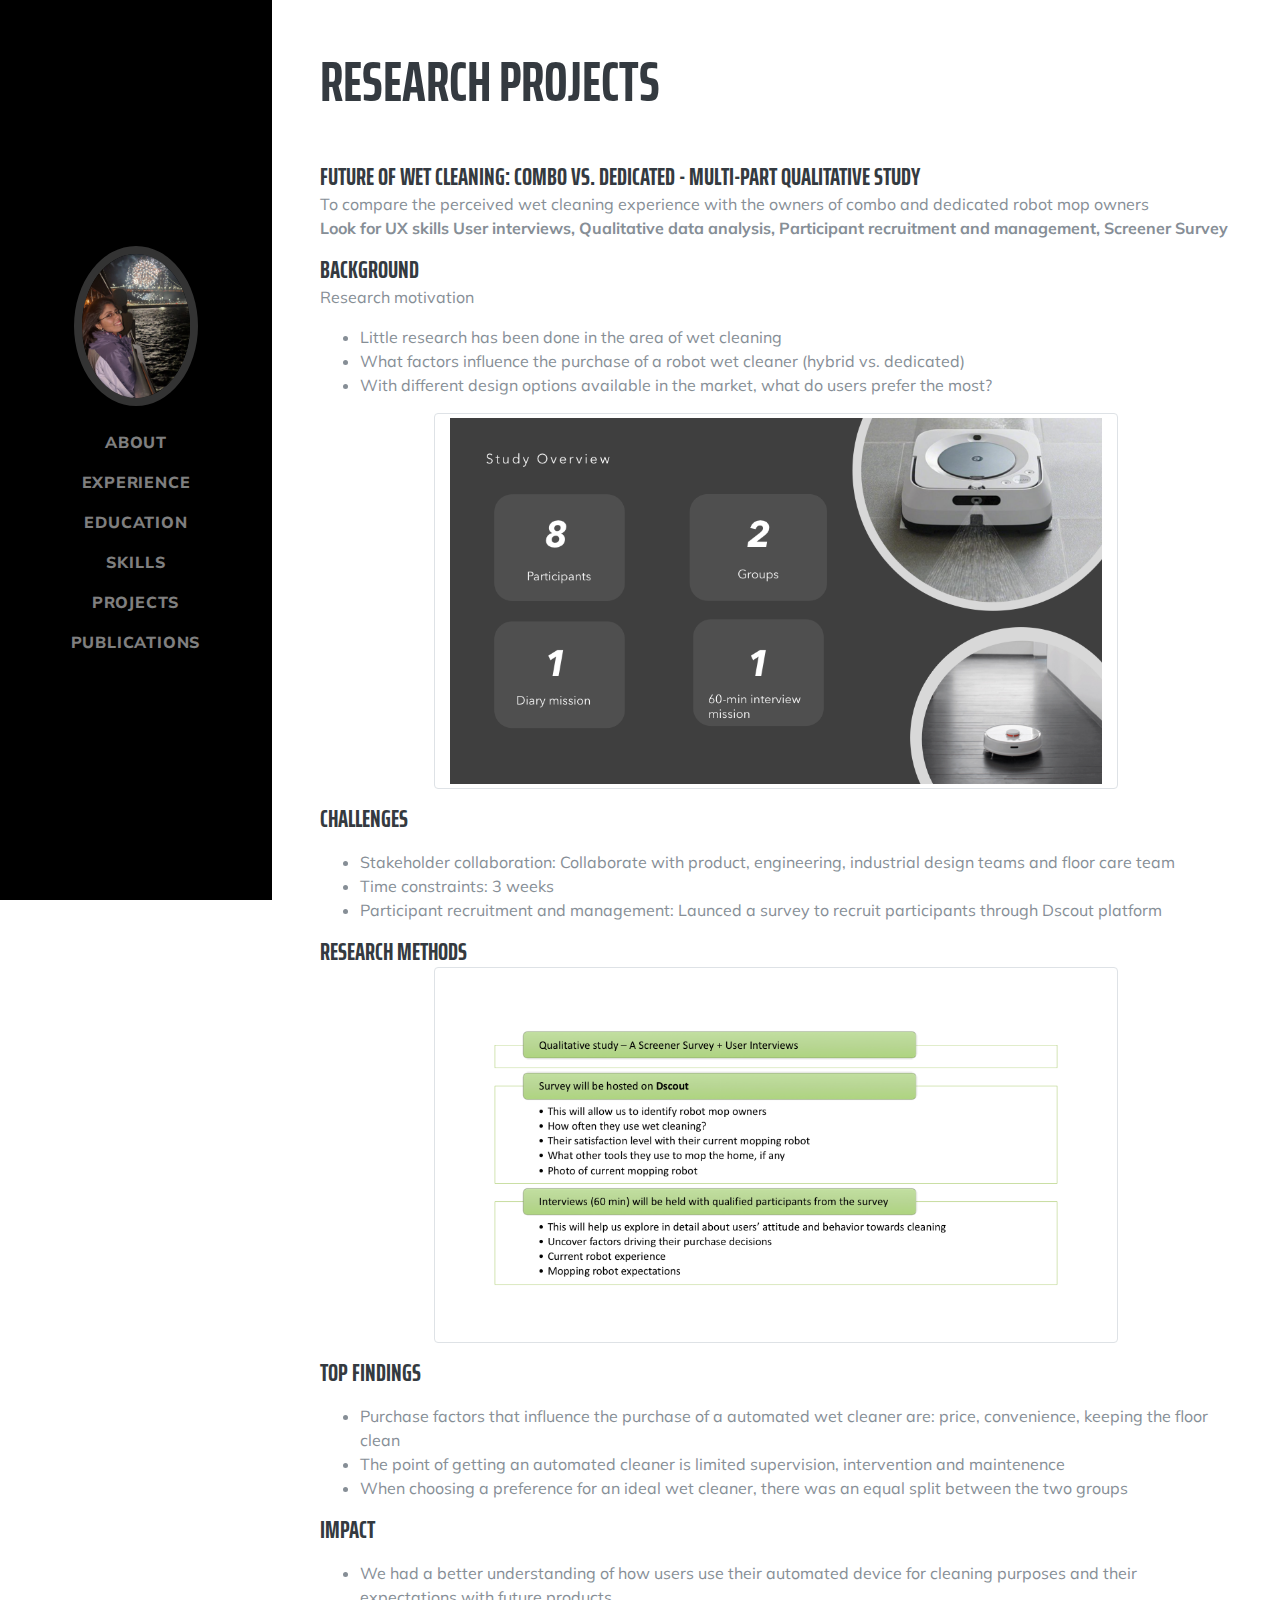
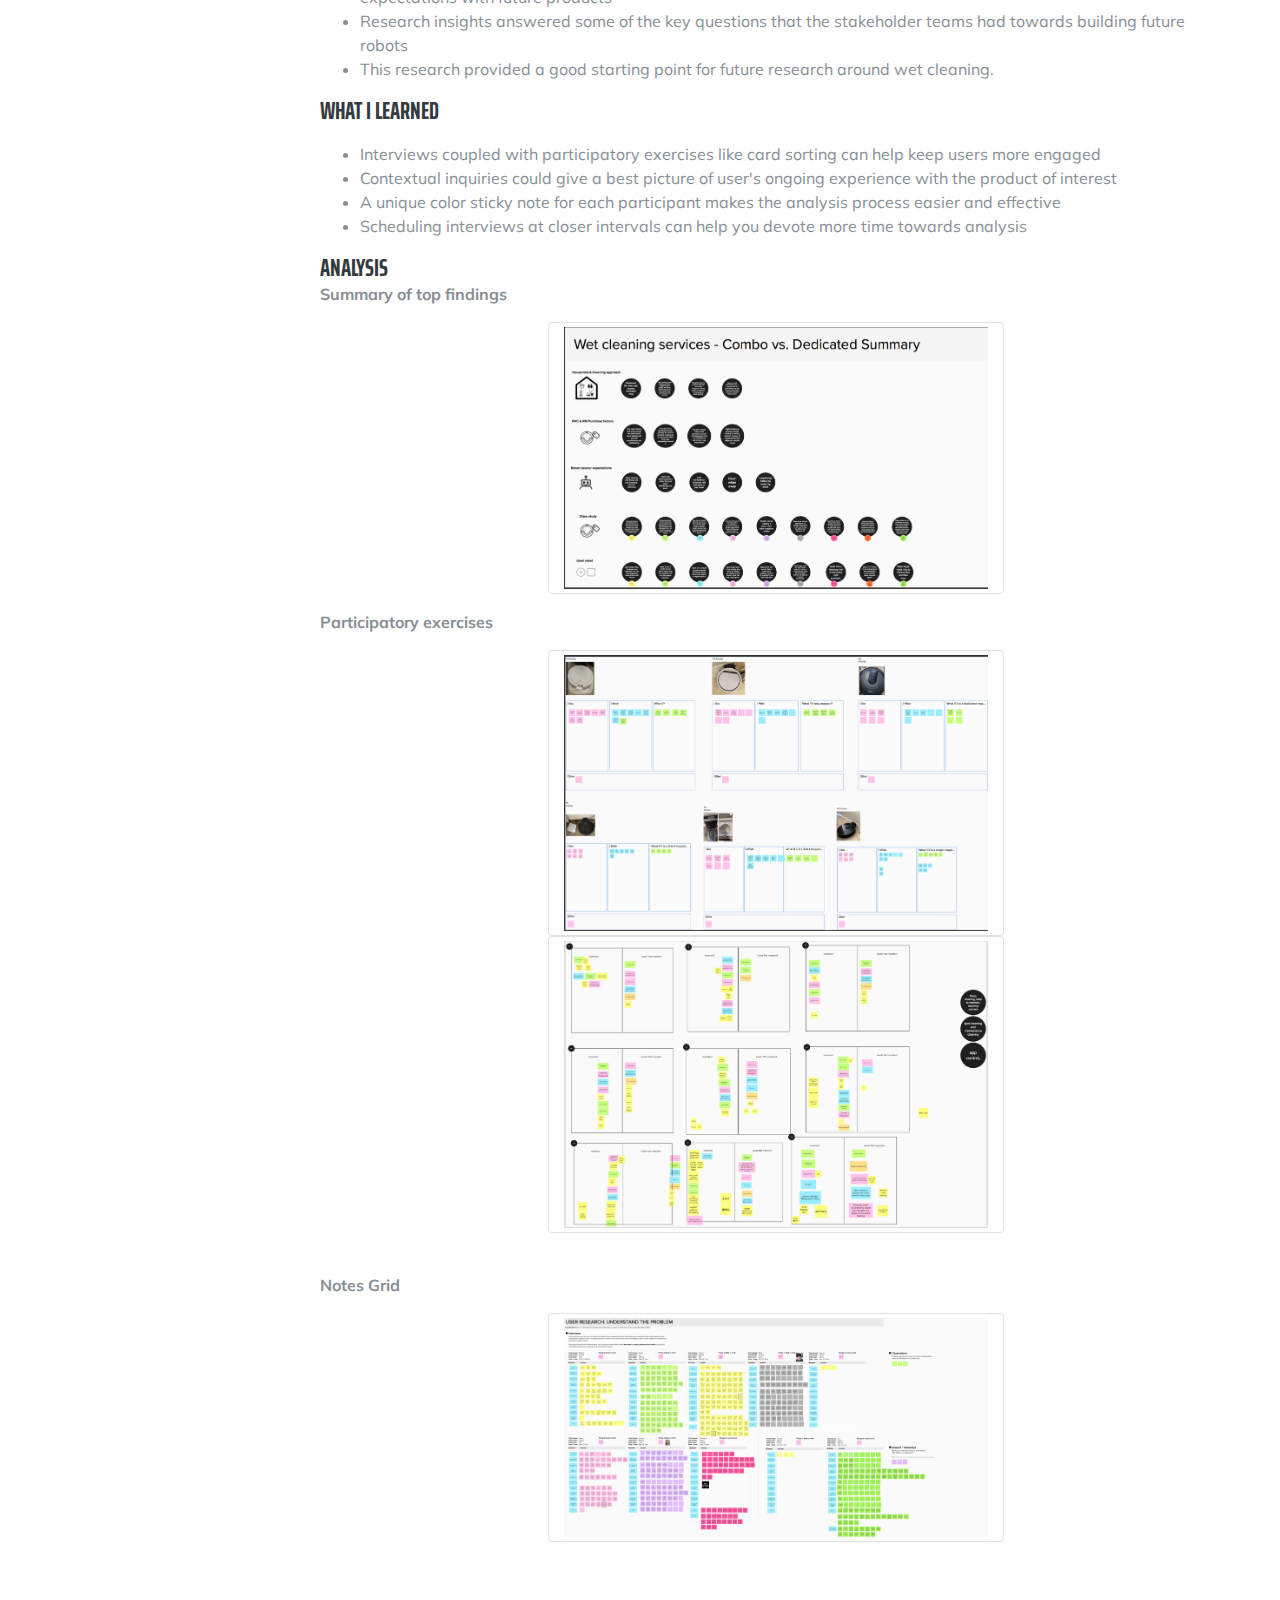
<file: cognitiveproject.html>
<!DOCTYPE html>
<html lang="en">

  <head>

    <meta charset="utf-8">
    <meta name="viewport" content="width=device-width, initial-scale=1, shrink-to-fit=no">
    <meta name="description" content="">
    <meta name="author" content="">

    <title>Meenakshi Nagarajan Resume</title>

    <!-- Bootstrap core CSS -->
    <link href="./vendor/bootstrap/css/bootstrap.min.css" rel="stylesheet">

    <!-- Custom fonts for this template -->
    <link href="https://fonts.googleapis.com/css?family=Saira+Extra+Condensed:500,700" rel="stylesheet">
    <link href="https://fonts.googleapis.com/css?family=Muli:400,400i,800,800i" rel="stylesheet">
    <link href="./vendor/fontawesome-free/css/all.min.css" rel="stylesheet">

    <!-- Custom styles for this template -->
    <link href="./css/resume.min.css" rel="stylesheet">


  </head>

  <body id="page-top">

    <nav class="navbar navbar-expand-lg navbar-dark bg-primary fixed-top" id="sideNav">
      <a class="navbar-brand js-scroll-trigger" href="#page-top">
        <span class="d-block d-lg-none">Meenakshi Nagarajan</span>
        <span class="d-none d-lg-block">
          <img class="img-fluid img-profile rounded-circle mx-auto mb-2" src="img/profile.JPG" alt="">
        </span>
      </a>
      <button class="navbar-toggler" type="button" data-toggle="collapse" data-target="#navbarSupportedContent" aria-controls="navbarSupportedContent" aria-expanded="false" aria-label="Toggle navigation">
        <span class="navbar-toggler-icon"></span>
      </button>
      <div class="collapse navbar-collapse" id="navbarSupportedContent">
        <ul class="navbar-nav">
          <li class="nav-item">
            <a class="nav-link js-scroll-trigger" href="index.html#about">About</a>
          </li>
          <li class="nav-item">
            <a class="nav-link js-scroll-trigger" href="index.html#experience">Experience</a>
          </li>
          <li class="nav-item">
            <a class="nav-link js-scroll-trigger" href="index.html#education">Education</a>
          </li>
          <li class="nav-item">
            <a class="nav-link js-scroll-trigger" href="index.html#skills">Skills</a>
          </li>
          <li class="nav-item">
            <a class="nav-link js-scroll-trigger" href="index.html#projects">Projects</a>
          </li>
          <li class="nav-item">
            <a class="nav-link js-scroll-trigger" href="index.html#publications">Publications</a>
          </li>
        </ul>
      </div>
    </nav>

    <div class="container-fluid p-0">

    <!--  <section class="resume-section p-3 p-lg-5 d-flex d-column" id="about">
        <div class="my-auto">
          <h1 class="mb-0">Meenakshi
            <span>Nagarajan</span>
          </h1>
          <div class="subheading mb-5">502 Reading Road, Dayton, OH
            <a href="mailto:nagarajan.12@wright.edu">nagarajan.12@wright.edu</a>
          </div>
          <p class="lead mb-5">Doctoral student with research contribution interests in the field of user experience. Extensive academic experience in statistics, experiment design, and human factors engineering. Demonstrated ability in qualitative and quantitative research and communicating findings to research advisors.
.</p>
          <div class="social-icons">
            <a href="https://www.linkedin.com/in/meenagarajan/">
              <i class="fab fa-linkedin-in"></i>
            </a>

          </div>
        </div>
      </section>

      <hr class="m-0">

      <section class="resume-section p-3 p-lg-5 d-flex flex-column" id="experience">
        <div class="my-auto">
          <h2 class="mb-5">Experience</h2>

          <div class="resume-item d-flex flex-column flex-md-row mb-5">
            <div class="resume-content mr-auto">
              <h3 class="mb-0">User Experience Research Assistant </h3>
              <div class="subheading mb-3">Interaction Design & Modeling Lab, Wright State University</div>
              <p>Design and carry out UX research methods including user interviews, contextual inquiry, survey design, usability studies to report strategic product design recommendations. Leveraging programming skills to develop functional applications in accordance to the design requirements. Engage with research advisor in writing research strategy for federal grants submission. Mentor 20+ students in android development and about user-centered design

</p>
            </div>
            <div class="resume-date text-md-right">
              <span class="text-primary">January 2016 - Present</span>
            </div>
          </div>

          <div class="resume-item d-flex flex-column flex-md-row mb-5">
            <div class="resume-content mr-auto">
              <h3 class="mb-0">Web Developer</h3>
              <div class="subheading mb-3">TATA Consultancy Services Ltd. </div>
              <p>Develop web applications to enhance the interaction with existing services and carry out tasks pertaining to complete software development life-cycle. Acquired hands-on experience with version control systems: Tortoise svn</p>
            </div>
            <div class="resume-date text-md-right">
              <span class="text-primary">February 2013 - August 2015</span>
            </div>
          </div>



        </div>

      </section>

      <hr class="m-0">

      <section class="resume-section p-3 p-lg-5 d-flex flex-column" id="education">
        <div class="my-auto">
          <h2 class="mb-5">Education</h2>

          <div class="resume-item d-flex flex-column flex-md-row mb-5">
            <div class="resume-content mr-auto">
              <h3 class="mb-0">Wright State University</h3>
              <div class="subheading mb-3">Doctor of Philosophy</div>
              <div>Industrial and Human Systems - Human Computer Interaction Track</div>
              <p>GPA: 3.76</p>
            </div>
            <div class="resume-date text-md-right">
              <span class="text-primary">May 2018 - December 2019</span>
            </div>
          </div>

          <div class="resume-item d-flex flex-column flex-md-row">
            <div class="resume-content mr-auto">
              <h3 class="mb-0">Wright State University</h3>
              <div class="subheading mb-3">Master of Science</div>
                <div>Human Factors Engineering</div>
              <p>GPA: 3.785</p>
            </div>
            <div class="resume-date text-md-right">
              <span class="text-primary">August 2015 - April 2018</span>
            </div>
          </div>

        </div>
      </section>

      <hr class="m-0">

      <section class="resume-section p-3 p-lg-5 d-flex flex-column" id="skills">
        <div class="my-auto">
          <h2 class="mb-5">Skills</h2>

          <div class="subheading mb-3">User Experience Research</div>
          <ul class="fa-ul mb-0">
            <li>
              <i class="fa-li fa fa-check"></i>
              Heuristic evaluation</li>
            <li>
              <i class="fa-li fa fa-check"></i>
              Survey design  &amp; Interviewing</li>
            <li>
              <i class="fa-li fa fa-check"></i>
              Usability testing</li>
            <li>
              <i class="fa-li fa fa-check"></i>
              Qualitative &amp; Quantitative data analysis</li>
            <li>
              <i class="fa-li fa fa-check"></i>
              Contextual inquiry</li>
          </ul>
          <div class="subheading mb-3">User Interface design &amp; development</div>
          <ul class="fa-ul mb-0">
            <li>
              <i class="fa-li fa fa-check"></i>
              HTML/ CSS</li>
            <li>
              <i class="fa-li fa fa-check"></i>
              Javascript</li>
            <li>
              <i class="fa-li fa fa-check"></i>
              Angular JS</li>
          </ul>
          <div class="subheading mb-3">Prototyping/ Wireframing tools</div>
          <ul class="fa-ul mb-0">
            <li>
              <i class="fa-li fa fa-check"></i>
              AxureRP</li>
            <li>
              <i class="fa-li fa fa-check"></i>
              Adobe Sketch</li>
            <li>
              <i class="fa-li fa fa-check"></i>
              JustinMind</li>
            <li>
              <i class="fa-li fa fa-check"></i>
              Balsamiq</li>
          </ul>
          <div class="subheading mb-3">Programming Languages &amp; Tools</div>
          <ul class="fa-ul mb-0">
            <li class="list-inline-item">
              <i class="fa-li fa fa-check"></i>
              Java</li>
            <li class="list-inline-item">
              <i class="fa fa-check"></i>
              Android</li>
            <li class="list-inline-item">
              <i class="fa fa-check"></i>
              Python</li>
            <li class="list-inline-item">
              <i class="fa fa-check"></i>
              C#</li>
          </ul>




        <div class="subheading mb-3">Data Analysis</div>
        <ul class="fa-ul mb-0">
          <li class="list-inline-item">
            <i class="fa-li fa fa-check"></i>
            JMP</li>
          <li class="list-inline-item">
            <i class="fa fa-check"></i>
            R</li>
        </ul>
        </div>
      </section>

      <hr class="m-0">-->

      <section class="resume-section p-3 p-lg-5 d-flex flex-column" id="3">
        <div class="my-auto">
          <h2 class="mb-5">Research Projects</h2>
          <!--<h4 class="mb-0">ICS Augmentation tool – Master’s Research</h4>
          <p>To support first responders to make quality decisions during disaster response with a minium cognitive workload</p>
<p><b>Look for UX skills including research experiment design, user interviews, observation, contextual inquiry, writing design recommendations, usability testing</b></p>
<h4 class="mb-0">Research Plan</h4>
<p>My research questions were: <ul><li>Can a context based decision support system enhance human decision making?</li>
  <li>Can a tablet-based interactive interface display the on-scene information to improve the response time while making decisions?</li>
  </ul>
  I planned to use interviews and observation techniques to understand the user behavior on disaster scene and to identify the key functionalities to show on user interface that will allow them to do their job easier.
</p>
<h4 class="mb-0">Process</h4>

<h4 class="mb-0">User Interviews</h4>
<p>After the approval of my IRB, I recruited 20+ first responders from Fairborn Fire Department through emails. I designed two disaster scenarios involving chemical hazard and vehicular accident, framed questions based on those scenarios and recorded the user response.</p>
<p>A few sample questions from the script include:
  <ul><li>Upon arrival, what are the immediate priorities of the Incident Commander (IC)?
</li>
    <li>Who will the IC notify at this phase of the incident?
</li>
<li>Where should the Incident Command Post (ICP) be located?
</li>
<li>What information is important in order to take those initial actions?</li>
<li>From where would the IC obtain the information he/she would need at this phase of the incident?
</li>

  </ul></p>

<p>  Some sample responses include:
<b>Immediate priorities of the Incident Commander</b></p>
<p>Immediate priorities would be to take measures to ensure the life safety of the people involved in the incident and the environmental safety.</p>
<p><b>Chiefs involved on scene</b></p>
<p>At this point of time, alarms will be used as a form of communication to ask for resources required to manage the incident. Additional notifications will be sent via Dispatcher to Operation Section officer, Law enforcement officer (to ensure safety of the parameter), Hazmat for (chemical identification, Department of transportation (to clear the traffic and isolate the incident area) for an effective incident management.</p>
<p><b>Information that an IC needs to know</b></p>
<p>Important information that an IC needs to know at this instant are aerial view of the incident, number of vehicles involved in the accident, if there is a trace of any chemical in the incident, victims of the incident, if any responders been exposed to the Hazmat.</p>



<p><img class="img-fluid col-md-4 img-thumbnail" src="img/workshop1.png" alt="">
  <img class="img-fluid col-md-4 img-thumbnail" src="img/tabletop.png" style="height:164px;width:300px" alt="">
    <img class="img-fluid col-md-4 img-thumbnail" src="img/drill.png"  alt="">
    <img class="img-fluid col-md-4 img-thumbnail" src="img/evaluation.png" style="height:190px" alt="">
</p>

<p>Based on interview response I created a High-Fi prototype on AxureRP and conducted usability evaluation with experts</p>
<p><img class="img-fluid col-md-3 img-thumbnail" src="img/pro1.png" alt="">
  <img class="img-fluid col-md-3 img-thumbnail" src="img/pro2.png" alt="">
    <img class="img-fluid col-md-3 img-thumbnail" src="img/pro3.png"  alt="">
</p>
<h4 class="mb-0">User Observation</h4>
<p>Implemented the simulated hazard scenarios in a training environment to observe and understand the user behavior during response planning and to evaluate the usefulness of the prototype
</p>
<p>
  <img class="img-fluid col-md-4 img-thumbnail" src="img/drill1.png" alt="">
<img class="img-fluid col-md-4 img-thumbnail" src="img/drill2.png" alt="">
<img class="img-fluid col-md-4 img-thumbnail" src="img/drill3.png" alt="">
<img class="img-fluid col-md-4 img-thumbnail" src="img/drill4.png" alt=""></p>

<p>After the drill was over, the responders were asked fill out a questionnaire to evaluate the use of prototype during time-critical disaster scenarios</p>
<p>Some of the questions included:</p>
<p><ul><li>Please rate your experience working with system</li>
<li>Are there any features in the prototype that are least important or completely removed?</li>
<li>How supportive are the information in the prototype in making decisions?</li>
<li>Which form factor that you believe will be more appropriate on scene?</li></ul></p>

<p>From the responses, I identified the usability issues and developed a functional application on android addressing those issues</p>
<p><b>Usability issues:</b></p>
<p><ul><li>Presenting multiple information in one screen was overwhelming</li>
  <li>Response time and more number of interactions</li>
  <li>Use of large form factor tablet</li></ul></p>

<p><b>Overcoming the issues:</b></p>
<p>I planned to use smaller size tablet which would be easy to carry and use it on disaster scene. Minimized the user interaction with by providing necessary information in one click. Augment the system by incorporating AI methodolies to provide context-based information at right time without being requested by the user. Context-based knowledge was given to the system using Ontology.</p>
<h4 class="mb-0">System development and Experiment Design</h4>
<p>Built Decision Support System (DSS) as a mobile application and determined the usability aspects with a heuristic evaluation.</p>

  <p><img class="img-fluid col-md-4 img-thumbnail" src="img/result_full.png" alt="">
    <img class="img-fluid col-md-4 img-thumbnail" src="img/experimentalsetup3.png" alt="">
      <img class="img-fluid col-md-4 img-thumbnail" src="img/experimentalsetup2.png"  alt="">
      <img class="img-fluid col-md-4 img-thumbnail" src="img/experimentalsetup.png" alt="">
  </p>

  <p>Analyzed the quantitative data utilizing JMP and constructed reports to show the significant difference in user response quality with and without the use of DSS.
</p>

<h4 class="mb-0">What I learned</h4>
<p><ul>
<li>Interative interviews with subject matter experts helped identify the problem areas and the product goal</li>
<li>Prototyping helped visualize the design recommendations without spending significant amount of time on coding</li>
<li>A refined product goal and research questions helped in experiment design</li>
<li>Usability testing on a prototype can also lead to some useful results</li>
<li>A simple timer can simulate the time critical nature of a disaster incident even if it's not perfect</li>
</ul></p>-->


          <h4 class="mb-0">Future of wet cleaning: Combo vs. Dedicated - Multi-part Qualitative Study</h4>

         <p class="mb-0">To compare the perceived wet cleaning experience with the owners of combo and dedicated robot mop owners
</p>

<p><b>Look for UX skills User interviews, Qualitative data analysis, Participant recruitment and management, Screener Survey</b></p>
<h4 class="mb-0">Background</h4>
<p>Research motivation <ul><li>Little research has been done in the area of wet cleaning
</li>
  <li>What factors influence the purchase of a robot wet cleaner (hybrid vs. dedicated)

</li>
<li>With different design options available in the market, what do users prefer the most?
</li>
  </ul>

          <p style="text-align:center"><img class="img-fluid col-md-9 img-thumbnail" src="img/studyoverview.png" alt="">
 <!--<p style="text-align:center"><img class="img-fluid col-md-6 img-thumbnail" style="height:400px;width:500px" src="img/studyoverview.png" alt="">-->
  
</p>
<h4 class="mb-0">CHALLENGES</h4>


<p><ul><li>Stakeholder collaboration: Collaborate with product, engineering, industrial design teams and floor care team</li>
<li>Time constraints: 3 weeks</li>
<li>Participant recruitment and management: Launced a survey to recruit participants through Dscout platform</li></ul></p>


<h4 class="mb-0">Research Methods</h4>

        <p style="text-align:center"><img class="img-fluid col-md-9 img-thumbnail" src="img/rm_methodology.png" alt=""></p>
<!--<p>
<ul><li>Recruitment survey - Four participants from each group</li>
<li>Diary study - I divided the diary study into four parts. They were history of your robot mop, pre-cleaning experience, post-cleaning experience and activity summary</li>
<li>Structured user interviews</li></ul></p>
<p style="text-align:center"><img class="img-fluid col-md-6 img-thumbnail" src="img/cognitive3.png" alt=""></p>-->
<h4 class="mb-0">Top Findings</h4>
<p><ul>
  <li>Purchase factors that influence the purchase of a automated wet cleaner are: price, convenience, keeping the floor clean</li>
  <li>The point of getting an automated cleaner is limited supervision, intervention and maintenence</li>
  <li>When choosing a preference for an ideal wet cleaner, there was an equal split between the two groups</li>
</ul>
</p>

<h4 class="mb-0">Impact</h4>
<p><ul><li>We had a better understanding of how users use their automated device for cleaning purposes and their expectations with future products</li>
<li>Research insights answered some of the key questions that the stakeholder teams had towards building future robots</li>
<li>This research provided a good starting point for future research around wet cleaning.</li>
</ul></p>

<!--<p style="text-align:center"><img class="img-fluid col-md-8 img-thumbnail" src="img/cognitive4.png" alt=""></p>-->

<h4 class="mb-0">What I learned</h4>
<p>
<ul>
<li>Interviews coupled with participatory exercises like card sorting can help keep users more engaged</li>
<li>Contextual inquiries could give a best picture of user's ongoing experience with the product of interest</li>
<li>A unique color sticky note for each participant makes the analysis process easier and effective</li>
<li>Scheduling interviews at closer intervals can help you devote more time towards analysis</li>
</ul>
</p>

<h4 class="mb-0">Analysis</h4>
<p><b>Summary of top findings</b></p>
<p style="text-align:center"><img class="img-fluid col-md-6 img-thumbnail" src="img/Summary.png" alt="">
<!--<img class="img-fluid col-md-6 img-thumbnail" style="height:300px;width:300px" src="img/cognitive5.png" alt="">
<img class="img-fluid col-md-6 img-thumbnail" src="img/cognitive6.png"  alt=""></p>-->
<br>
<p><b>Participatory exercises</b></p>
<p style="text-align:center">

  <img class="img-fluid col-md-6 img-thumbnail" src="img/activity_rm.png" alt="">
  <img class="img-fluid col-md-6 img-thumbnail" src="img/activity_ideal.png" alt="">


</p>
<br>
<p><b>Notes Grid</b></p>
<p style="text-align:center">
  <img class="img-fluid col-md-6 img-thumbnail" src="img/notesgrid.png" alt="">
</p>






<!--<p><ul>
<li>Information extraction from the existing documents using NLP techniques.</li>
<li>Storage of this information in an ontology with axioms (logical rules) to provide domain knowledge for common scenarios (for example, a fire may require certain responses, which would be inappropriate for another type of disaster, like a flood).</li>
<li>From this information, we can create new training scenarios and evaluate how well new employees respond based on strengths and weaknesses extracted from previous scenarios as described in the AARs.</li>
</ul></p>-->




<!--<h4 class="mb-0">Android Application for Tinnitus Management</h4>
<p class="mb-0">Tinnitus is regarded as the phantom awareness of sound which includes a variety of perceived noises, but not limited to: ringing, buzzing, and in some cases hissing. Ongoing studies using functional neuroimaging also help us identify the regions in the brain that might be responsible for Tinnitus. Although there is no current cure for Tinnitus, there are multiple self-management techniques to help reduce the effects of the disorder. Downloadable applications on smart devices have become a popular tool in managing the effects of Tinnitus. In some cases, these applications incorporated with mindfulness techniques and sound therapy, have become an absolute necessity, and have improved the quality of life of individuals affected by Tinnitus. The purpose of this research is to develop an Android-based application specifically for Tinnitus patients. This application aims to use mindfulness techniques to provide self-coping strategies to Tinnitus patients and measure the effectiveness of those strategies.</p>
<h4 class="mb-0">Android Application for RPA Pilots</h4>
<p class="mb-0">Developing an Android based application to be used as an adaptive learning tool that provides feedback to RPA pilots during simulated flight scenarios. Several form factors are being examined including wearable devices.</p>-->


        </div>
      </section>

      <hr class="m-0">

    <!--  <section class="resume-section p-3 p-lg-5 d-flex flex-column" id="awards">
        <div class="my-auto">
          <h2 class="mb-5">Publications</h2>
          <ul class="fa-ul mb-0">
            <li>
              <i class="fa-li fa fa-paperclip"></i>
              David Wood, Meenakshi Nagarajan, Alexandra Opp, Subhashini Ganapathy, Michelle Cheatham, John Gallagher, Jim Gruenberg, Jack Smith (2016). Using Model-Based Simulation for Augmenting Incident Command System for Disaster Response. International 2016 Winter Simulation Conference, Washington, D.C., December 2016
            <li>
              <i class="fa-li fa fa-paperclip"></i>
            Nagarajan, M. (2018). Augmenting Incident Command System for Improved Emergency Response (Doctoral dissertation, Wright State University).</li>
          </ul>
        </div>
      </section>-->

    </div>

    <!-- Bootstrap core JavaScript -->
    <script src="./vendor/jquery/jquery.min.js"></script>
    <script src="./vendor/bootstrap/js/bootstrap.bundle.min.js"></script>

    <!-- Plugin JavaScript -->
    <script src="./vendor/jquery-easing/jquery.easing.min.js"></script>

    <!-- Custom scripts for this template -->
    <script src="./js/resume.min.js"></script>

  </body>

</html>
</file>
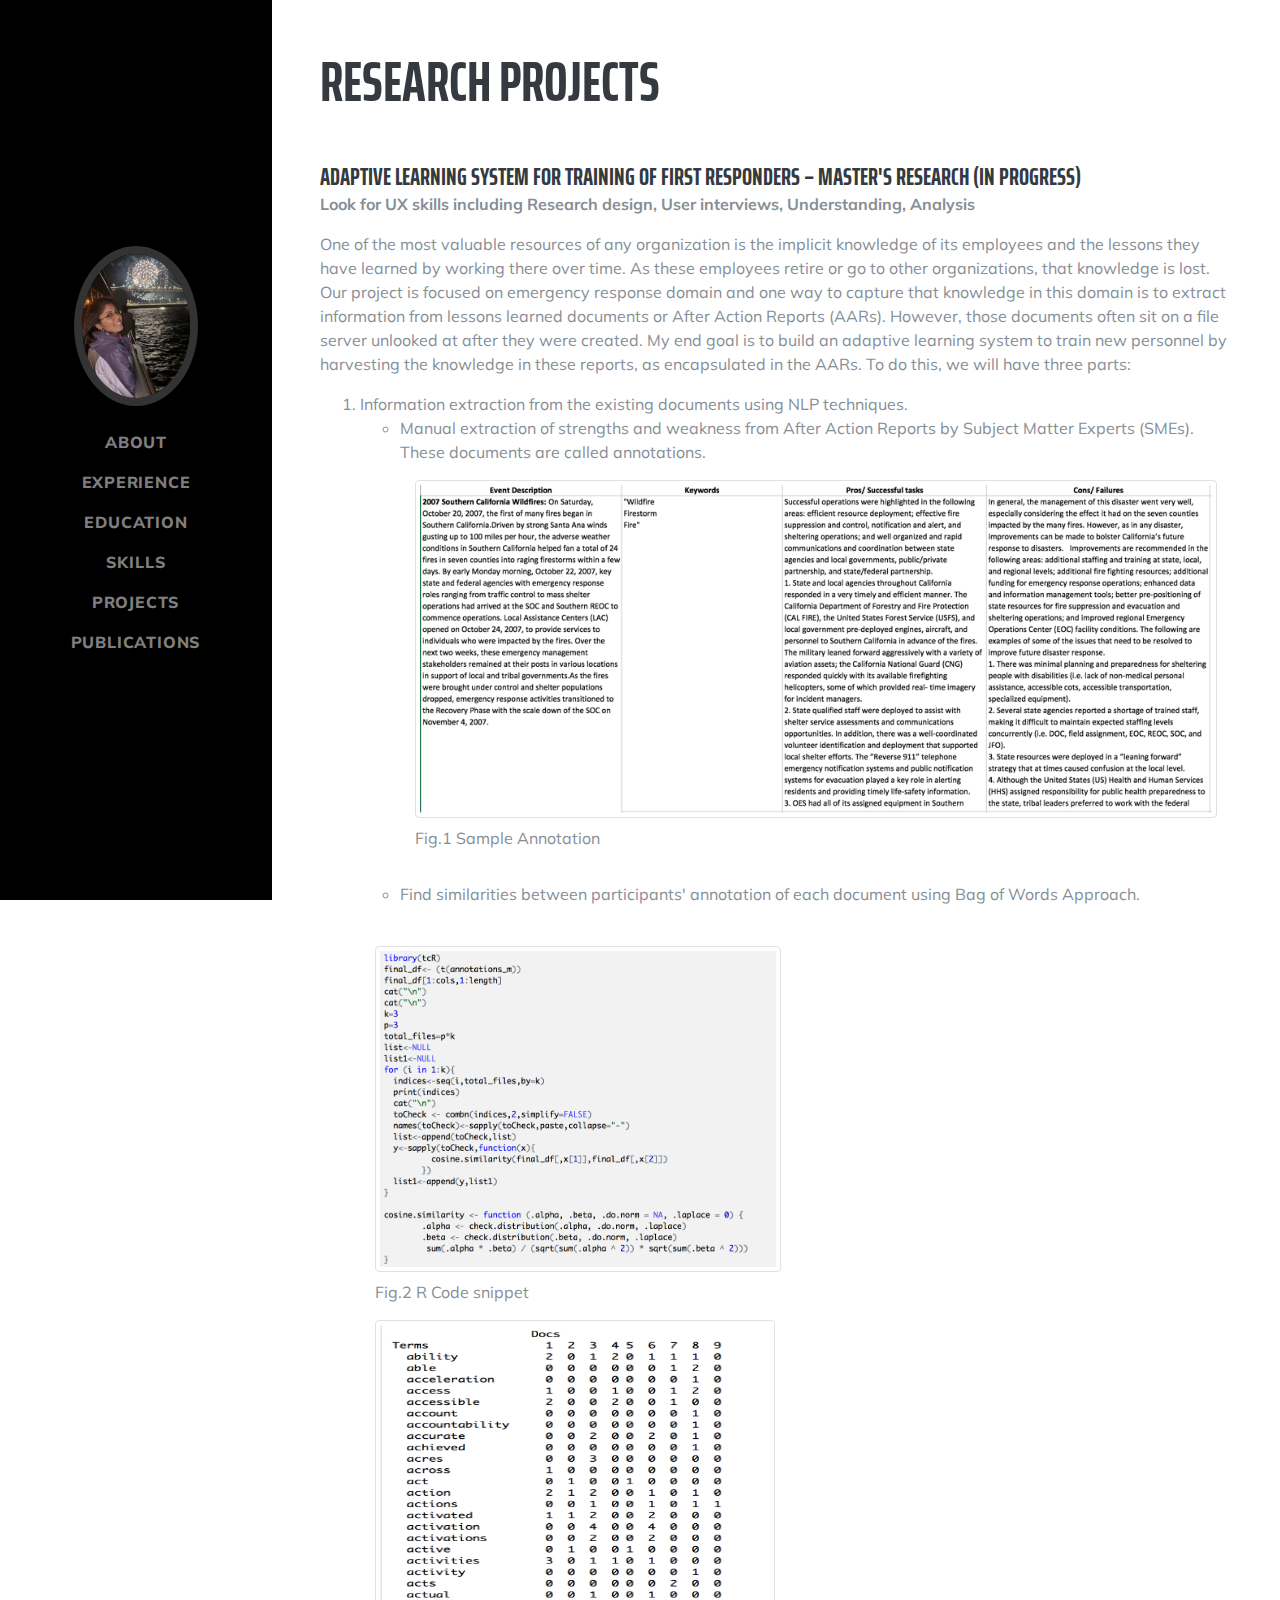
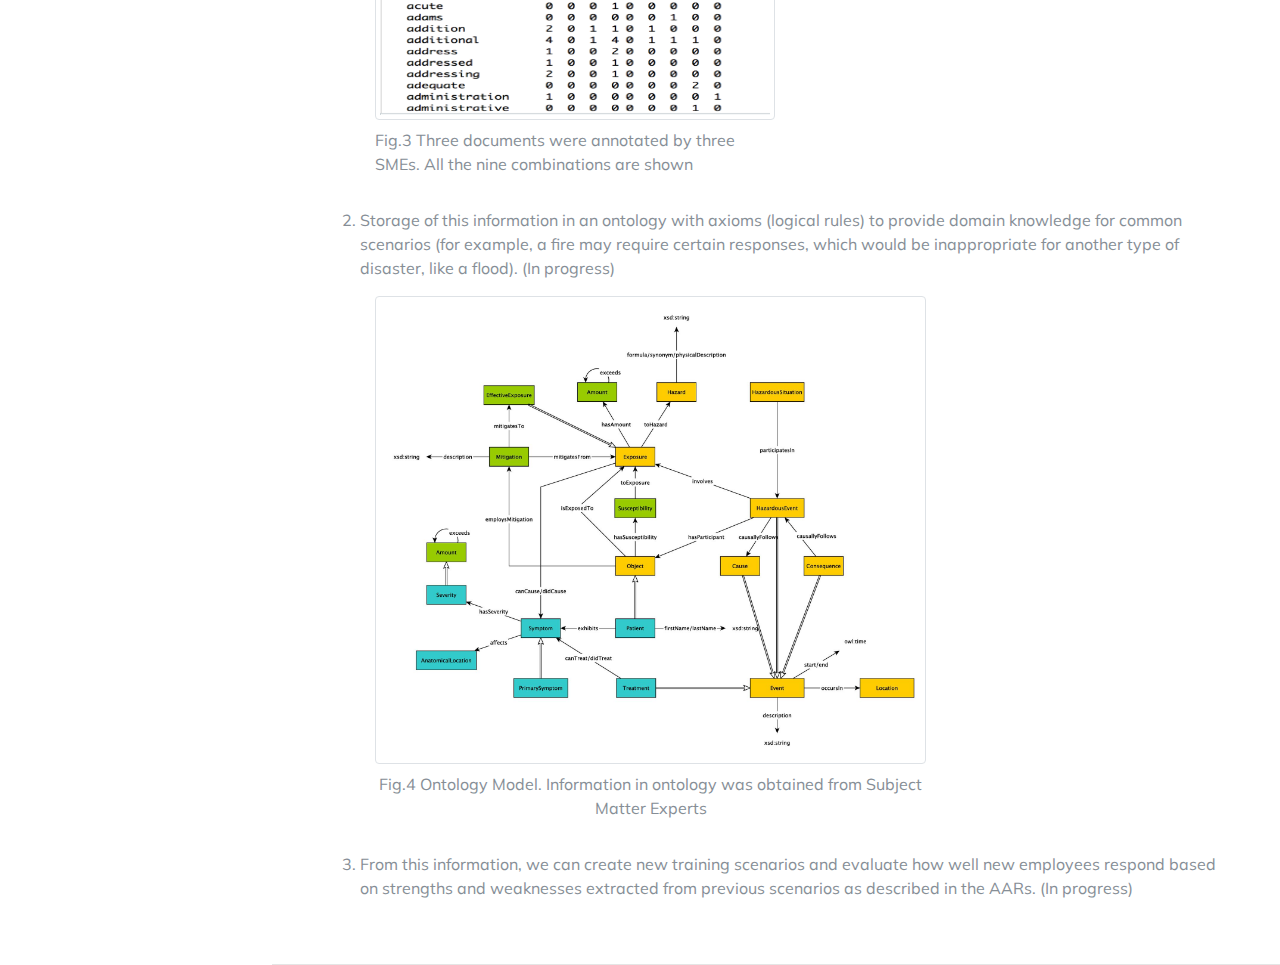
<file: mastersproject2.html>
<!DOCTYPE html>
<html lang="en">

  <head>

    <meta charset="utf-8">
    <meta name="viewport" content="width=device-width, initial-scale=1, shrink-to-fit=no">
    <meta name="description" content="">
    <meta name="author" content="">

    <title>Meenakshi Nagarajan Resume</title>

    <!-- Bootstrap core CSS -->
    <link href="./vendor/bootstrap/css/bootstrap.min.css" rel="stylesheet">

    <!-- Custom fonts for this template -->
    <link href="https://fonts.googleapis.com/css?family=Saira+Extra+Condensed:500,700" rel="stylesheet">
    <link href="https://fonts.googleapis.com/css?family=Muli:400,400i,800,800i" rel="stylesheet">
    <link href="./vendor/fontawesome-free/css/all.min.css" rel="stylesheet">

    <!-- Custom styles for this template -->
    <link href="./css/resume.min.css" rel="stylesheet">


  </head>

  <body id="page-top">

    <nav class="navbar navbar-expand-lg navbar-dark bg-primary fixed-top" id="sideNav">
      <a class="navbar-brand js-scroll-trigger" href="#page-top">
        <span class="d-block d-lg-none">Meenakshi Nagarajan</span>
        <span class="d-none d-lg-block">
          <img class="img-fluid img-profile rounded-circle mx-auto mb-2" src="img/profile.JPG" alt="">
        </span>
      </a>
      <button class="navbar-toggler" type="button" data-toggle="collapse" data-target="#navbarSupportedContent" aria-controls="navbarSupportedContent" aria-expanded="false" aria-label="Toggle navigation">
        <span class="navbar-toggler-icon"></span>
      </button>
      <div class="collapse navbar-collapse" id="navbarSupportedContent">
        <ul class="navbar-nav">
          <li class="nav-item">
            <a class="nav-link js-scroll-trigger" href="index.html#about">About</a>
          </li>
          <li class="nav-item">
            <a class="nav-link js-scroll-trigger" href="index.html#experience">Experience</a>
          </li>
          <li class="nav-item">
            <a class="nav-link js-scroll-trigger" href="index.html#education">Education</a>
          </li>
          <li class="nav-item">
            <a class="nav-link js-scroll-trigger" href="index.html#skills">Skills</a>
          </li>
          <li class="nav-item">
            <a class="nav-link js-scroll-trigger" href="index.html#projects">Projects</a>
          </li>
          <li class="nav-item">
            <a class="nav-link js-scroll-trigger" href="index.html#publications">Publications</a>
          </li>
        </ul>
      </div>
    </nav>

    <div class="container-fluid p-0">

    <!--  <section class="resume-section p-3 p-lg-5 d-flex d-column" id="about">
        <div class="my-auto">
          <h1 class="mb-0">Meenakshi
            <span>Nagarajan</span>
          </h1>
          <div class="subheading mb-5">502 Reading Road, Dayton, OH
            <a href="mailto:nagarajan.12@wright.edu">nagarajan.12@wright.edu</a>
          </div>
          <p class="lead mb-5">Doctoral student with research contribution interests in the field of user experience. Extensive academic experience in statistics, experiment design, and human factors engineering. Demonstrated ability in qualitative and quantitative research and communicating findings to research advisors.
.</p>
          <div class="social-icons">
            <a href="https://www.linkedin.com/in/meenagarajan/">
              <i class="fab fa-linkedin-in"></i>
            </a>

          </div>
        </div>
      </section>

      <hr class="m-0">

      <section class="resume-section p-3 p-lg-5 d-flex flex-column" id="experience">
        <div class="my-auto">
          <h2 class="mb-5">Experience</h2>

          <div class="resume-item d-flex flex-column flex-md-row mb-5">
            <div class="resume-content mr-auto">
              <h3 class="mb-0">User Experience Research Assistant </h3>
              <div class="subheading mb-3">Interaction Design & Modeling Lab, Wright State University</div>
              <p>Design and carry out UX research methods including user interviews, contextual inquiry, survey design, usability studies to report strategic product design recommendations. Leveraging programming skills to develop functional applications in accordance to the design requirements. Engage with research advisor in writing research strategy for federal grants submission. Mentor 20+ students in android development and about user-centered design

</p>
            </div>
            <div class="resume-date text-md-right">
              <span class="text-primary">January 2016 - Present</span>
            </div>
          </div>

          <div class="resume-item d-flex flex-column flex-md-row mb-5">
            <div class="resume-content mr-auto">
              <h3 class="mb-0">Web Developer</h3>
              <div class="subheading mb-3">TATA Consultancy Services Ltd. </div>
              <p>Develop web applications to enhance the interaction with existing services and carry out tasks pertaining to complete software development life-cycle. Acquired hands-on experience with version control systems: Tortoise svn</p>
            </div>
            <div class="resume-date text-md-right">
              <span class="text-primary">February 2013 - August 2015</span>
            </div>
          </div>



        </div>

      </section>

      <hr class="m-0">

      <section class="resume-section p-3 p-lg-5 d-flex flex-column" id="education">
        <div class="my-auto">
          <h2 class="mb-5">Education</h2>

          <div class="resume-item d-flex flex-column flex-md-row mb-5">
            <div class="resume-content mr-auto">
              <h3 class="mb-0">Wright State University</h3>
              <div class="subheading mb-3">Doctor of Philosophy</div>
              <div>Industrial and Human Systems - Human Computer Interaction Track</div>
              <p>GPA: 3.76</p>
            </div>
            <div class="resume-date text-md-right">
              <span class="text-primary">May 2018 - December 2019</span>
            </div>
          </div>

          <div class="resume-item d-flex flex-column flex-md-row">
            <div class="resume-content mr-auto">
              <h3 class="mb-0">Wright State University</h3>
              <div class="subheading mb-3">Master of Science</div>
                <div>Human Factors Engineering</div>
              <p>GPA: 3.785</p>
            </div>
            <div class="resume-date text-md-right">
              <span class="text-primary">August 2015 - April 2018</span>
            </div>
          </div>

        </div>
      </section>

      <hr class="m-0">

      <section class="resume-section p-3 p-lg-5 d-flex flex-column" id="skills">
        <div class="my-auto">
          <h2 class="mb-5">Skills</h2>

          <div class="subheading mb-3">User Experience Research</div>
          <ul class="fa-ul mb-0">
            <li>
              <i class="fa-li fa fa-check"></i>
              Heuristic evaluation</li>
            <li>
              <i class="fa-li fa fa-check"></i>
              Survey design  &amp; Interviewing</li>
            <li>
              <i class="fa-li fa fa-check"></i>
              Usability testing</li>
            <li>
              <i class="fa-li fa fa-check"></i>
              Qualitative &amp; Quantitative data analysis</li>
            <li>
              <i class="fa-li fa fa-check"></i>
              Contextual inquiry</li>
          </ul>
          <div class="subheading mb-3">User Interface design &amp; development</div>
          <ul class="fa-ul mb-0">
            <li>
              <i class="fa-li fa fa-check"></i>
              HTML/ CSS</li>
            <li>
              <i class="fa-li fa fa-check"></i>
              Javascript</li>
            <li>
              <i class="fa-li fa fa-check"></i>
              Angular JS</li>
          </ul>
          <div class="subheading mb-3">Prototyping/ Wireframing tools</div>
          <ul class="fa-ul mb-0">
            <li>
              <i class="fa-li fa fa-check"></i>
              AxureRP</li>
            <li>
              <i class="fa-li fa fa-check"></i>
              Adobe Sketch</li>
            <li>
              <i class="fa-li fa fa-check"></i>
              JustinMind</li>
            <li>
              <i class="fa-li fa fa-check"></i>
              Balsamiq</li>
          </ul>
          <div class="subheading mb-3">Programming Languages &amp; Tools</div>
          <ul class="fa-ul mb-0">
            <li class="list-inline-item">
              <i class="fa-li fa fa-check"></i>
              Java</li>
            <li class="list-inline-item">
              <i class="fa fa-check"></i>
              Android</li>
            <li class="list-inline-item">
              <i class="fa fa-check"></i>
              Python</li>
            <li class="list-inline-item">
              <i class="fa fa-check"></i>
              C#</li>
          </ul>




        <div class="subheading mb-3">Data Analysis</div>
        <ul class="fa-ul mb-0">
          <li class="list-inline-item">
            <i class="fa-li fa fa-check"></i>
            JMP</li>
          <li class="list-inline-item">
            <i class="fa fa-check"></i>
            R</li>
        </ul>
        </div>
      </section>

      <hr class="m-0">-->

      <section class="resume-section p-3 p-lg-5 d-flex flex-column" id="2">
        <div class="my-auto">
          <h2 class="mb-5">Research Projects</h2>
          <!--<h4 class="mb-0">ICS Augmentation tool – Master’s Research</h4>
          <p>To support first responders to make quality decisions during disaster response with a minium cognitive workload</p>
<p><b>Look for UX skills including research experiment design, user interviews, observation, contextual inquiry, writing design recommendations, usability testing</b></p>
<h4 class="mb-0">Research Plan</h4>
<p>My research questions were: <ul><li>Can a context based decision support system enhance human decision making?</li>
  <li>Can a tablet-based interactive interface display the on-scene information to improve the response time while making decisions?</li>
  </ul>
  I planned to use interviews and observation techniques to understand the user behavior on disaster scene and to identify the key functionalities to show on user interface that will allow them to do their job easier.
</p>
<h4 class="mb-0">Process</h4>

<h4 class="mb-0">User Interviews</h4>
<p>After the approval of my IRB, I recruited 20+ first responders from Fairborn Fire Department through emails. I designed two disaster scenarios involving chemical hazard and vehicular accident, framed questions based on those scenarios and recorded the user response.</p>
<p>A few sample questions from the script include:
  <ul><li>Upon arrival, what are the immediate priorities of the Incident Commander (IC)?
</li>
    <li>Who will the IC notify at this phase of the incident?
</li>
<li>Where should the Incident Command Post (ICP) be located?
</li>
<li>What information is important in order to take those initial actions?</li>
<li>From where would the IC obtain the information he/she would need at this phase of the incident?
</li>

  </ul></p>

<p>  Some sample responses include:
<b>Immediate priorities of the Incident Commander</b></p>
<p>Immediate priorities would be to take measures to ensure the life safety of the people involved in the incident and the environmental safety.</p>
<p><b>Chiefs involved on scene</b></p>
<p>At this point of time, alarms will be used as a form of communication to ask for resources required to manage the incident. Additional notifications will be sent via Dispatcher to Operation Section officer, Law enforcement officer (to ensure safety of the parameter), Hazmat for (chemical identification, Department of transportation (to clear the traffic and isolate the incident area) for an effective incident management.</p>
<p><b>Information that an IC needs to know</b></p>
<p>Important information that an IC needs to know at this instant are aerial view of the incident, number of vehicles involved in the accident, if there is a trace of any chemical in the incident, victims of the incident, if any responders been exposed to the Hazmat.</p>



<p><img class="img-fluid col-md-4 img-thumbnail" src="img/workshop1.png" alt="">
  <img class="img-fluid col-md-4 img-thumbnail" src="img/tabletop.png" style="height:164px;width:300px" alt="">
    <img class="img-fluid col-md-4 img-thumbnail" src="img/drill.png"  alt="">
    <img class="img-fluid col-md-4 img-thumbnail" src="img/evaluation.png" style="height:190px" alt="">
</p>

<p>Based on interview response I created a High-Fi prototype on AxureRP and conducted usability evaluation with experts</p>
<p><img class="img-fluid col-md-3 img-thumbnail" src="img/pro1.png" alt="">
  <img class="img-fluid col-md-3 img-thumbnail" src="img/pro2.png" alt="">
    <img class="img-fluid col-md-3 img-thumbnail" src="img/pro3.png"  alt="">
</p>
<h4 class="mb-0">User Observation</h4>
<p>Implemented the simulated hazard scenarios in a training environment to observe and understand the user behavior during response planning and to evaluate the usefulness of the prototype
</p>
<p>
  <img class="img-fluid col-md-4 img-thumbnail" src="img/drill1.png" alt="">
<img class="img-fluid col-md-4 img-thumbnail" src="img/drill2.png" alt="">
<img class="img-fluid col-md-4 img-thumbnail" src="img/drill3.png" alt="">
<img class="img-fluid col-md-4 img-thumbnail" src="img/drill4.png" alt=""></p>

<p>After the drill was over, the responders were asked fill out a questionnaire to evaluate the use of prototype during time-critical disaster scenarios</p>
<p>Some of the questions included:</p>
<p><ul><li>Please rate your experience working with system</li>
<li>Are there any features in the prototype that are least important or completely removed?</li>
<li>How supportive are the information in the prototype in making decisions?</li>
<li>Which form factor that you believe will be more appropriate on scene?</li></ul></p>

<p>From the responses, I identified the usability issues and developed a functional application on android addressing those issues</p>
<p><b>Usability issues:</b></p>
<p><ul><li>Presenting multiple information in one screen was overwhelming</li>
  <li>Response time and more number of interactions</li>
  <li>Use of large form factor tablet</li></ul></p>

<p><b>Overcoming the issues:</b></p>
<p>I planned to use smaller size tablet which would be easy to carry and use it on disaster scene. Minimized the user interaction with by providing necessary information in one click. Augment the system by incorporating AI methodolies to provide context-based information at right time without being requested by the user. Context-based knowledge was given to the system using Ontology.</p>
<h4 class="mb-0">System development and Experiment Design</h4>
<p>Built Decision Support System (DSS) as a mobile application and determined the usability aspects with a heuristic evaluation.</p>

  <p><img class="img-fluid col-md-4 img-thumbnail" src="img/result_full.png" alt="">
    <img class="img-fluid col-md-4 img-thumbnail" src="img/experimentalsetup3.png" alt="">
      <img class="img-fluid col-md-4 img-thumbnail" src="img/experimentalsetup2.png"  alt="">
      <img class="img-fluid col-md-4 img-thumbnail" src="img/experimentalsetup.png" alt="">
  </p>

  <p>Analyzed the quantitative data utilizing JMP and constructed reports to show the significant difference in user response quality with and without the use of DSS.
</p>

<h4 class="mb-0">What I learned</h4>
<p><ul>
<li>Interative interviews with subject matter experts helped identify the problem areas and the product goal</li>
<li>Prototyping helped visualize the design recommendations without spending significant amount of time on coding</li>
<li>A refined product goal and research questions helped in experiment design</li>
<li>Usability testing on a prototype can also lead to some useful results</li>
<li>A simple timer can simulate the time critical nature of a disaster incident even if it's not perfect</li>
</ul></p>-->



          <h4 class="mb-0">Adaptive Learning System for Training of First Responders – Master's Research (In progress)</h4>
<p><b>Look for UX skills including Research design, User interviews, Understanding, Analysis</b></p>
          <p class="mb-0">One of the most valuable resources of any organization is the implicit knowledge of its employees and the lessons they have learned by working there over time. As these employees retire or go to other organizations, that knowledge is lost. Our project is focused on emergency response domain and one way to capture that knowledge in this domain is to extract information from lessons learned documents or After Action Reports (AARs). However, those documents often sit on a file server unlooked at after they were created. My end goal is to build an adaptive learning system to train new personnel by harvesting the knowledge in these reports, as encapsulated in the AARs. To do this, we will have three parts:



</p>
<p><ol>
<li>Information extraction from the existing documents using NLP techniques.</li>
<ul>
  <li>Manual extraction of strengths and weakness from After Action Reports by Subject Matter Experts (SMEs). These documents are called annotations.</li>
    <p style="text-align:center"><figure class="figure col-sm-12">
      <img class="figure-img img-fluid img-thumbnail" src="img/sa3.png" alt=""/>
      <figcaption>Fig.1 Sample Annotation
      </figcaption>
    </figure></p>
  <li>Find similarities between participants' annotation of each document using Bag of Words Approach.</li>
  <br>
  </ul>
  <p style="text-align:center">
    <figure class="figure col-sm-6">
      <img class="figure-img img-fluid img-thumbnail" src="img/sa2.png"  alt=""/>
      <figcaption>Fig.2 R Code snippet
      </figcaption>
    </figure>
    <figure class="figure col-sm-6">
        <img class="figure-img img-fluid img-thumbnail" src="img/sa1.png" style="height:400px;width:400px" alt=""/>
        <figcaption>Fig.3 Three documents were annotated by three SMEs. All the nine combinations are shown
        </figcaption>
      </figure>

  </p>


<li>Storage of this information in an ontology with axioms (logical rules) to provide domain knowledge for common scenarios (for example, a fire may require certain responses, which would be inappropriate for another type of disaster, like a flood). (In progress)</li>
<p style="text-align:center">
  <figure class="figure col-sm-8">
    <img class="figure-img img-fluid img-thumbnail" src="img/ICS_ontology_preview.jpeg"  alt=""/>
    <figcaption style="text-align:center">Fig.4 Ontology Model. Information in ontology was obtained from Subject Matter Experts</figcaption>
  </figure>
</p>
<li>From this information, we can create new training scenarios and evaluate how well new employees respond based on strengths and weaknesses extracted from previous scenarios as described in the AARs. (In progress)</li>
</ol></p>




<!--<h4 class="mb-0">Android Application for Tinnitus Management</h4>
<p class="mb-0">Tinnitus is regarded as the phantom awareness of sound which includes a variety of perceived noises, but not limited to: ringing, buzzing, and in some cases hissing. Ongoing studies using functional neuroimaging also help us identify the regions in the brain that might be responsible for Tinnitus. Although there is no current cure for Tinnitus, there are multiple self-management techniques to help reduce the effects of the disorder. Downloadable applications on smart devices have become a popular tool in managing the effects of Tinnitus. In some cases, these applications incorporated with mindfulness techniques and sound therapy, have become an absolute necessity, and have improved the quality of life of individuals affected by Tinnitus. The purpose of this research is to develop an Android-based application specifically for Tinnitus patients. This application aims to use mindfulness techniques to provide self-coping strategies to Tinnitus patients and measure the effectiveness of those strategies.</p>
<h4 class="mb-0">Android Application for RPA Pilots</h4>
<p class="mb-0">Developing an Android based application to be used as an adaptive learning tool that provides feedback to RPA pilots during simulated flight scenarios. Several form factors are being examined including wearable devices.</p>-->


        </div>
      </section>

      <hr class="m-0">

    <!--  <section class="resume-section p-3 p-lg-5 d-flex flex-column" id="awards">
        <div class="my-auto">
          <h2 class="mb-5">Publications</h2>
          <ul class="fa-ul mb-0">
            <li>
              <i class="fa-li fa fa-paperclip"></i>
              David Wood, Meenakshi Nagarajan, Alexandra Opp, Subhashini Ganapathy, Michelle Cheatham, John Gallagher, Jim Gruenberg, Jack Smith (2016). Using Model-Based Simulation for Augmenting Incident Command System for Disaster Response. International 2016 Winter Simulation Conference, Washington, D.C., December 2016
            <li>
              <i class="fa-li fa fa-paperclip"></i>
            Nagarajan, M. (2018). Augmenting Incident Command System for Improved Emergency Response (Doctoral dissertation, Wright State University).</li>
          </ul>
        </div>
      </section>-->

    </div>

    <!-- Bootstrap core JavaScript -->
    <script src="./vendor/jquery/jquery.min.js"></script>
    <script src="./vendor/bootstrap/js/bootstrap.bundle.min.js"></script>

    <!-- Plugin JavaScript -->
    <script src="./vendor/jquery-easing/jquery.easing.min.js"></script>

    <!-- Custom scripts for this template -->
    <script src="./js/resume.min.js"></script>

  </body>

</html>
</file>
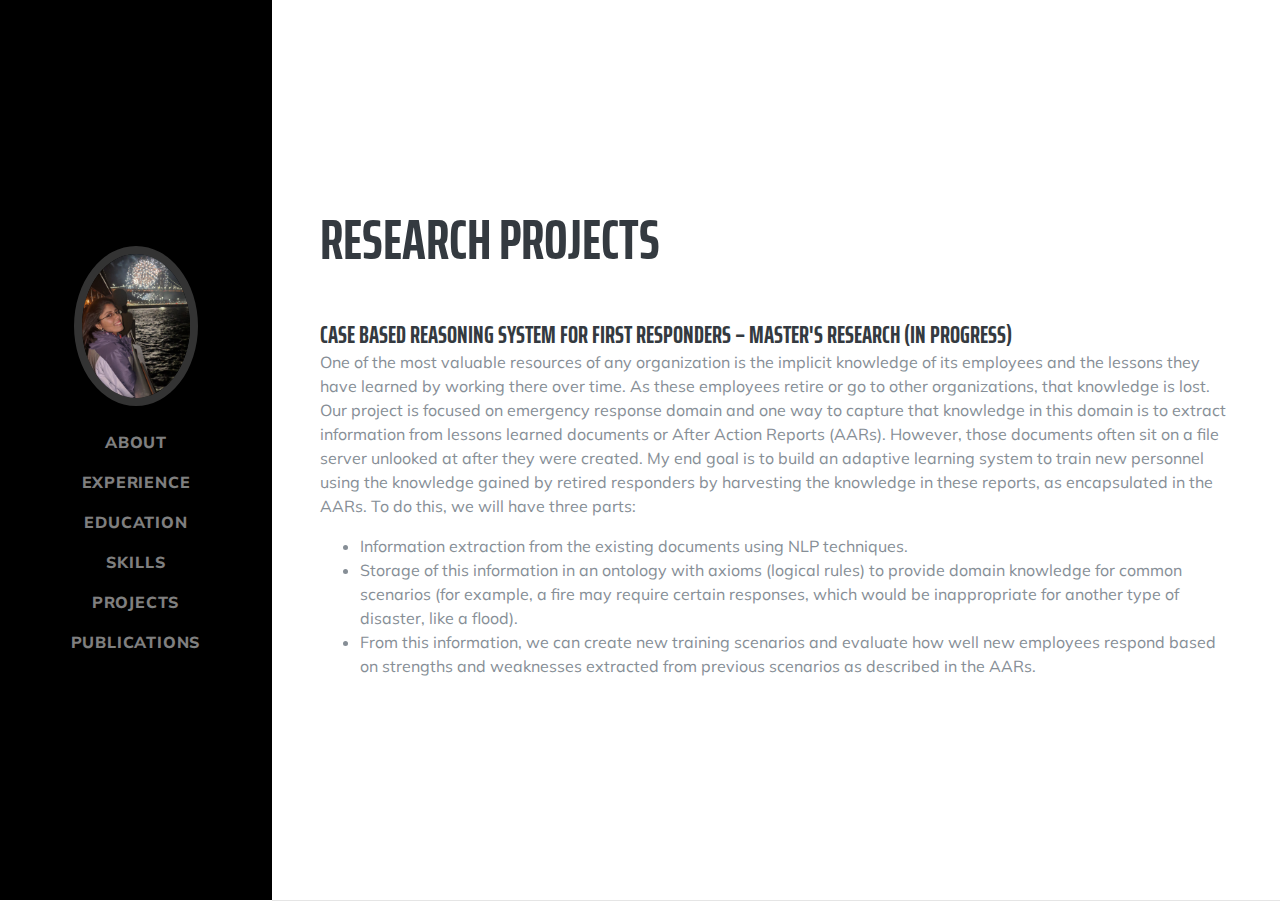
<file: phdproject.html>
<!DOCTYPE html>
<html lang="en">

  <head>

    <meta charset="utf-8">
    <meta name="viewport" content="width=device-width, initial-scale=1, shrink-to-fit=no">
    <meta name="description" content="">
    <meta name="author" content="">

    <title>Meenakshi Nagarajan Resume</title>

    <!-- Bootstrap core CSS -->
    <link href="./vendor/bootstrap/css/bootstrap.min.css" rel="stylesheet">

    <!-- Custom fonts for this template -->
    <link href="https://fonts.googleapis.com/css?family=Saira+Extra+Condensed:500,700" rel="stylesheet">
    <link href="https://fonts.googleapis.com/css?family=Muli:400,400i,800,800i" rel="stylesheet">
    <link href="./vendor/fontawesome-free/css/all.min.css" rel="stylesheet">

    <!-- Custom styles for this template -->
    <link href="./css/resume.min.css" rel="stylesheet">


  </head>

  <body id="page-top">

    <nav class="navbar navbar-expand-lg navbar-dark bg-primary fixed-top" id="sideNav">
      <a class="navbar-brand js-scroll-trigger" href="#page-top">
        <span class="d-block d-lg-none">Meenakshi Nagarajan</span>
        <span class="d-none d-lg-block">
          <img class="img-fluid img-profile rounded-circle mx-auto mb-2" src="img/profile.JPG" alt="">
        </span>
      </a>
      <button class="navbar-toggler" type="button" data-toggle="collapse" data-target="#navbarSupportedContent" aria-controls="navbarSupportedContent" aria-expanded="false" aria-label="Toggle navigation">
        <span class="navbar-toggler-icon"></span>
      </button>
      <div class="collapse navbar-collapse" id="navbarSupportedContent">
        <ul class="navbar-nav">
          <li class="nav-item">
            <a class="nav-link js-scroll-trigger" href="index.html#about">About</a>
          </li>
          <li class="nav-item">
            <a class="nav-link js-scroll-trigger" href="index.html#experience">Experience</a>
          </li>
          <li class="nav-item">
            <a class="nav-link js-scroll-trigger" href="index.html#education">Education</a>
          </li>
          <li class="nav-item">
            <a class="nav-link js-scroll-trigger" href="index.html#skills">Skills</a>
          </li>
          <li class="nav-item">
            <a class="nav-link js-scroll-trigger" href="index.html#projects">Projects</a>
          </li>
          <li class="nav-item">
            <a class="nav-link js-scroll-trigger" href="index.html#publications">Publications</a>
          </li>
        </ul>
      </div>
    </nav>

    <div class="container-fluid p-0">

    <!--  <section class="resume-section p-3 p-lg-5 d-flex d-column" id="about">
        <div class="my-auto">
          <h1 class="mb-0">Meenakshi
            <span>Nagarajan</span>
          </h1>
          <div class="subheading mb-5">502 Reading Road, Dayton, OH
            <a href="mailto:nagarajan.12@wright.edu">nagarajan.12@wright.edu</a>
          </div>
          <p class="lead mb-5">Doctoral student with research contribution interests in the field of user experience. Extensive academic experience in statistics, experiment design, and human factors engineering. Demonstrated ability in qualitative and quantitative research and communicating findings to research advisors.
.</p>
          <div class="social-icons">
            <a href="https://www.linkedin.com/in/meenagarajan/">
              <i class="fab fa-linkedin-in"></i>
            </a>

          </div>
        </div>
      </section>

      <hr class="m-0">

      <section class="resume-section p-3 p-lg-5 d-flex flex-column" id="experience">
        <div class="my-auto">
          <h2 class="mb-5">Experience</h2>

          <div class="resume-item d-flex flex-column flex-md-row mb-5">
            <div class="resume-content mr-auto">
              <h3 class="mb-0">User Experience Research Assistant </h3>
              <div class="subheading mb-3">Interaction Design & Modeling Lab, Wright State University</div>
              <p>Design and carry out UX research methods including user interviews, contextual inquiry, survey design, usability studies to report strategic product design recommendations. Leveraging programming skills to develop functional applications in accordance to the design requirements. Engage with research advisor in writing research strategy for federal grants submission. Mentor 20+ students in android development and about user-centered design

</p>
            </div>
            <div class="resume-date text-md-right">
              <span class="text-primary">January 2016 - Present</span>
            </div>
          </div>

          <div class="resume-item d-flex flex-column flex-md-row mb-5">
            <div class="resume-content mr-auto">
              <h3 class="mb-0">Web Developer</h3>
              <div class="subheading mb-3">TATA Consultancy Services Ltd. </div>
              <p>Develop web applications to enhance the interaction with existing services and carry out tasks pertaining to complete software development life-cycle. Acquired hands-on experience with version control systems: Tortoise svn</p>
            </div>
            <div class="resume-date text-md-right">
              <span class="text-primary">February 2013 - August 2015</span>
            </div>
          </div>



        </div>

      </section>

      <hr class="m-0">

      <section class="resume-section p-3 p-lg-5 d-flex flex-column" id="education">
        <div class="my-auto">
          <h2 class="mb-5">Education</h2>

          <div class="resume-item d-flex flex-column flex-md-row mb-5">
            <div class="resume-content mr-auto">
              <h3 class="mb-0">Wright State University</h3>
              <div class="subheading mb-3">Doctor of Philosophy</div>
              <div>Industrial and Human Systems - Human Computer Interaction Track</div>
              <p>GPA: 3.76</p>
            </div>
            <div class="resume-date text-md-right">
              <span class="text-primary">May 2018 - December 2019</span>
            </div>
          </div>

          <div class="resume-item d-flex flex-column flex-md-row">
            <div class="resume-content mr-auto">
              <h3 class="mb-0">Wright State University</h3>
              <div class="subheading mb-3">Master of Science</div>
                <div>Human Factors Engineering</div>
              <p>GPA: 3.785</p>
            </div>
            <div class="resume-date text-md-right">
              <span class="text-primary">August 2015 - April 2018</span>
            </div>
          </div>

        </div>
      </section>

      <hr class="m-0">

      <section class="resume-section p-3 p-lg-5 d-flex flex-column" id="skills">
        <div class="my-auto">
          <h2 class="mb-5">Skills</h2>

          <div class="subheading mb-3">User Experience Research</div>
          <ul class="fa-ul mb-0">
            <li>
              <i class="fa-li fa fa-check"></i>
              Heuristic evaluation</li>
            <li>
              <i class="fa-li fa fa-check"></i>
              Survey design  &amp; Interviewing</li>
            <li>
              <i class="fa-li fa fa-check"></i>
              Usability testing</li>
            <li>
              <i class="fa-li fa fa-check"></i>
              Qualitative &amp; Quantitative data analysis</li>
            <li>
              <i class="fa-li fa fa-check"></i>
              Contextual inquiry</li>
          </ul>
          <div class="subheading mb-3">User Interface design &amp; development</div>
          <ul class="fa-ul mb-0">
            <li>
              <i class="fa-li fa fa-check"></i>
              HTML/ CSS</li>
            <li>
              <i class="fa-li fa fa-check"></i>
              Javascript</li>
            <li>
              <i class="fa-li fa fa-check"></i>
              Angular JS</li>
          </ul>
          <div class="subheading mb-3">Prototyping/ Wireframing tools</div>
          <ul class="fa-ul mb-0">
            <li>
              <i class="fa-li fa fa-check"></i>
              AxureRP</li>
            <li>
              <i class="fa-li fa fa-check"></i>
              Adobe Sketch</li>
            <li>
              <i class="fa-li fa fa-check"></i>
              JustinMind</li>
            <li>
              <i class="fa-li fa fa-check"></i>
              Balsamiq</li>
          </ul>
          <div class="subheading mb-3">Programming Languages &amp; Tools</div>
          <ul class="fa-ul mb-0">
            <li class="list-inline-item">
              <i class="fa-li fa fa-check"></i>
              Java</li>
            <li class="list-inline-item">
              <i class="fa fa-check"></i>
              Android</li>
            <li class="list-inline-item">
              <i class="fa fa-check"></i>
              Python</li>
            <li class="list-inline-item">
              <i class="fa fa-check"></i>
              C#</li>
          </ul>




        <div class="subheading mb-3">Data Analysis</div>
        <ul class="fa-ul mb-0">
          <li class="list-inline-item">
            <i class="fa-li fa fa-check"></i>
            JMP</li>
          <li class="list-inline-item">
            <i class="fa fa-check"></i>
            R</li>
        </ul>
        </div>
      </section>

      <hr class="m-0">-->

      <section class="resume-section p-3 p-lg-5 d-flex flex-column" id="2">
        <div class="my-auto">
          <h2 class="mb-5">Research Projects</h2>
          <!--<h4 class="mb-0">ICS Augmentation tool – Master’s Research</h4>
          <p>To support first responders to make quality decisions during disaster response with a minium cognitive workload</p>
<p><b>Look for UX skills including research experiment design, user interviews, observation, contextual inquiry, writing design recommendations, usability testing</b></p>
<h4 class="mb-0">Research Plan</h4>
<p>My research questions were: <ul><li>Can a context based decision support system enhance human decision making?</li>
  <li>Can a tablet-based interactive interface display the on-scene information to improve the response time while making decisions?</li>
  </ul>
  I planned to use interviews and observation techniques to understand the user behavior on disaster scene and to identify the key functionalities to show on user interface that will allow them to do their job easier.
</p>
<h4 class="mb-0">Process</h4>

<h4 class="mb-0">User Interviews</h4>
<p>After the approval of my IRB, I recruited 20+ first responders from Fairborn Fire Department through emails. I designed two disaster scenarios involving chemical hazard and vehicular accident, framed questions based on those scenarios and recorded the user response.</p>
<p>A few sample questions from the script include:
  <ul><li>Upon arrival, what are the immediate priorities of the Incident Commander (IC)?
</li>
    <li>Who will the IC notify at this phase of the incident?
</li>
<li>Where should the Incident Command Post (ICP) be located?
</li>
<li>What information is important in order to take those initial actions?</li>
<li>From where would the IC obtain the information he/she would need at this phase of the incident?
</li>

  </ul></p>

<p>  Some sample responses include:
<b>Immediate priorities of the Incident Commander</b></p>
<p>Immediate priorities would be to take measures to ensure the life safety of the people involved in the incident and the environmental safety.</p>
<p><b>Chiefs involved on scene</b></p>
<p>At this point of time, alarms will be used as a form of communication to ask for resources required to manage the incident. Additional notifications will be sent via Dispatcher to Operation Section officer, Law enforcement officer (to ensure safety of the parameter), Hazmat for (chemical identification, Department of transportation (to clear the traffic and isolate the incident area) for an effective incident management.</p>
<p><b>Information that an IC needs to know</b></p>
<p>Important information that an IC needs to know at this instant are aerial view of the incident, number of vehicles involved in the accident, if there is a trace of any chemical in the incident, victims of the incident, if any responders been exposed to the Hazmat.</p>



<p><img class="img-fluid col-md-4 img-thumbnail" src="img/workshop1.png" alt="">
  <img class="img-fluid col-md-4 img-thumbnail" src="img/tabletop.png" style="height:164px;width:300px" alt="">
    <img class="img-fluid col-md-4 img-thumbnail" src="img/drill.png"  alt="">
    <img class="img-fluid col-md-4 img-thumbnail" src="img/evaluation.png" style="height:190px" alt="">
</p>

<p>Based on interview response I created a High-Fi prototype on AxureRP and conducted usability evaluation with experts</p>
<p><img class="img-fluid col-md-3 img-thumbnail" src="img/pro1.png" alt="">
  <img class="img-fluid col-md-3 img-thumbnail" src="img/pro2.png" alt="">
    <img class="img-fluid col-md-3 img-thumbnail" src="img/pro3.png"  alt="">
</p>
<h4 class="mb-0">User Observation</h4>
<p>Implemented the simulated hazard scenarios in a training environment to observe and understand the user behavior during response planning and to evaluate the usefulness of the prototype
</p>
<p>
  <img class="img-fluid col-md-4 img-thumbnail" src="img/drill1.png" alt="">
<img class="img-fluid col-md-4 img-thumbnail" src="img/drill2.png" alt="">
<img class="img-fluid col-md-4 img-thumbnail" src="img/drill3.png" alt="">
<img class="img-fluid col-md-4 img-thumbnail" src="img/drill4.png" alt=""></p>

<p>After the drill was over, the responders were asked fill out a questionnaire to evaluate the use of prototype during time-critical disaster scenarios</p>
<p>Some of the questions included:</p>
<p><ul><li>Please rate your experience working with system</li>
<li>Are there any features in the prototype that are least important or completely removed?</li>
<li>How supportive are the information in the prototype in making decisions?</li>
<li>Which form factor that you believe will be more appropriate on scene?</li></ul></p>

<p>From the responses, I identified the usability issues and developed a functional application on android addressing those issues</p>
<p><b>Usability issues:</b></p>
<p><ul><li>Presenting multiple information in one screen was overwhelming</li>
  <li>Response time and more number of interactions</li>
  <li>Use of large form factor tablet</li></ul></p>

<p><b>Overcoming the issues:</b></p>
<p>I planned to use smaller size tablet which would be easy to carry and use it on disaster scene. Minimized the user interaction with by providing necessary information in one click. Augment the system by incorporating AI methodolies to provide context-based information at right time without being requested by the user. Context-based knowledge was given to the system using Ontology.</p>
<h4 class="mb-0">System development and Experiment Design</h4>
<p>Built Decision Support System (DSS) as a mobile application and determined the usability aspects with a heuristic evaluation.</p>

  <p><img class="img-fluid col-md-4 img-thumbnail" src="img/result_full.png" alt="">
    <img class="img-fluid col-md-4 img-thumbnail" src="img/experimentalsetup3.png" alt="">
      <img class="img-fluid col-md-4 img-thumbnail" src="img/experimentalsetup2.png"  alt="">
      <img class="img-fluid col-md-4 img-thumbnail" src="img/experimentalsetup.png" alt="">
  </p>

  <p>Analyzed the quantitative data utilizing JMP and constructed reports to show the significant difference in user response quality with and without the use of DSS.
</p>

<h4 class="mb-0">What I learned</h4>
<p><ul>
<li>Interative interviews with subject matter experts helped identify the problem areas and the product goal</li>
<li>Prototyping helped visualize the design recommendations without spending significant amount of time on coding</li>
<li>A refined product goal and research questions helped in experiment design</li>
<li>Usability testing on a prototype can also lead to some useful results</li>
<li>A simple timer can simulate the time critical nature of a disaster incident even if it's not perfect</li>
</ul></p>-->


          <h4 class="mb-0">Case Based Reasoning System for First Responders – Master's Research (In progress)</h4>
          <p class="mb-0">One of the most valuable resources of any organization is the implicit knowledge of its employees and the lessons they have learned by working there over time. As these employees retire or go to other organizations, that knowledge is lost. Our project is focused on emergency response domain and one way to capture that knowledge in this domain is to extract information from lessons learned documents or After Action Reports (AARs). However, those documents often sit on a file server unlooked at after they were created. My end goal is to build an adaptive learning system to train new personnel using the knowledge gained by retired responders by harvesting the knowledge in these reports, as encapsulated in the AARs. To do this, we will have three parts:

</p>
<p><ul>
<li>Information extraction from the existing documents using NLP techniques.</li>
<li>Storage of this information in an ontology with axioms (logical rules) to provide domain knowledge for common scenarios (for example, a fire may require certain responses, which would be inappropriate for another type of disaster, like a flood).</li>
<li>From this information, we can create new training scenarios and evaluate how well new employees respond based on strengths and weaknesses extracted from previous scenarios as described in the AARs.</li>
</ul></p>




<!--<h4 class="mb-0">Android Application for Tinnitus Management</h4>
<p class="mb-0">Tinnitus is regarded as the phantom awareness of sound which includes a variety of perceived noises, but not limited to: ringing, buzzing, and in some cases hissing. Ongoing studies using functional neuroimaging also help us identify the regions in the brain that might be responsible for Tinnitus. Although there is no current cure for Tinnitus, there are multiple self-management techniques to help reduce the effects of the disorder. Downloadable applications on smart devices have become a popular tool in managing the effects of Tinnitus. In some cases, these applications incorporated with mindfulness techniques and sound therapy, have become an absolute necessity, and have improved the quality of life of individuals affected by Tinnitus. The purpose of this research is to develop an Android-based application specifically for Tinnitus patients. This application aims to use mindfulness techniques to provide self-coping strategies to Tinnitus patients and measure the effectiveness of those strategies.</p>
<h4 class="mb-0">Android Application for RPA Pilots</h4>
<p class="mb-0">Developing an Android based application to be used as an adaptive learning tool that provides feedback to RPA pilots during simulated flight scenarios. Several form factors are being examined including wearable devices.</p>-->


        </div>
      </section>

      <hr class="m-0">

    <!--  <section class="resume-section p-3 p-lg-5 d-flex flex-column" id="awards">
        <div class="my-auto">
          <h2 class="mb-5">Publications</h2>
          <ul class="fa-ul mb-0">
            <li>
              <i class="fa-li fa fa-paperclip"></i>
              David Wood, Meenakshi Nagarajan, Alexandra Opp, Subhashini Ganapathy, Michelle Cheatham, John Gallagher, Jim Gruenberg, Jack Smith (2016). Using Model-Based Simulation for Augmenting Incident Command System for Disaster Response. International 2016 Winter Simulation Conference, Washington, D.C., December 2016
            <li>
              <i class="fa-li fa fa-paperclip"></i>
            Nagarajan, M. (2018). Augmenting Incident Command System for Improved Emergency Response (Doctoral dissertation, Wright State University).</li>
          </ul>
        </div>
      </section>-->

    </div>

    <!-- Bootstrap core JavaScript -->
    <script src="./vendor/jquery/jquery.min.js"></script>
    <script src="./vendor/bootstrap/js/bootstrap.bundle.min.js"></script>

    <!-- Plugin JavaScript -->
    <script src="./vendor/jquery-easing/jquery.easing.min.js"></script>

    <!-- Custom scripts for this template -->
    <script src="./js/resume.min.js"></script>

  </body>

</html>
</file>
<file: vendor/fontawesome-free/css/all.min.css>
/*!
 * Font Awesome Free 5.3.1 by @fontawesome - https://fontawesome.com
 * License - https://fontawesome.com/license/free (Icons: CC BY 4.0, Fonts: SIL OFL 1.1, Code: MIT License)
 */
.fa,.fab,.fal,.far,.fas{-moz-osx-font-smoothing:grayscale;-webkit-font-smoothing:antialiased;display:inline-block;font-style:normal;font-variant:normal;text-rendering:auto;line-height:1}.fa-lg{font-size:1.33333em;line-height:.75em;vertical-align:-.0667em}.fa-xs{font-size:.75em}.fa-sm{font-size:.875em}.fa-1x{font-size:1em}.fa-2x{font-size:2em}.fa-3x{font-size:3em}.fa-4x{font-size:4em}.fa-5x{font-size:5em}.fa-6x{font-size:6em}.fa-7x{font-size:7em}.fa-8x{font-size:8em}.fa-9x{font-size:9em}.fa-10x{font-size:10em}.fa-fw{text-align:center;width:1.25em}.fa-ul{list-style-type:none;margin-left:2.5em;padding-left:0}.fa-ul>li{position:relative}.fa-li{left:-2em;position:absolute;text-align:center;width:2em;line-height:inherit}.fa-border{border:.08em solid #eee;border-radius:.1em;padding:.2em .25em .15em}.fa-pull-left{float:left}.fa-pull-right{float:right}.fa.fa-pull-left,.fab.fa-pull-left,.fal.fa-pull-left,.far.fa-pull-left,.fas.fa-pull-left{margin-right:.3em}.fa.fa-pull-right,.fab.fa-pull-right,.fal.fa-pull-right,.far.fa-pull-right,.fas.fa-pull-right{margin-left:.3em}.fa-spin{animation:fa-spin 2s infinite linear}.fa-pulse{animation:fa-spin 1s infinite steps(8)}@keyframes fa-spin{0%{transform:rotate(0deg)}to{transform:rotate(1turn)}}.fa-rotate-90{-ms-filter:"progid:DXImageTransform.Microsoft.BasicImage(rotation=1)";transform:rotate(90deg)}.fa-rotate-180{-ms-filter:"progid:DXImageTransform.Microsoft.BasicImage(rotation=2)";transform:rotate(180deg)}.fa-rotate-270{-ms-filter:"progid:DXImageTransform.Microsoft.BasicImage(rotation=3)";transform:rotate(270deg)}.fa-flip-horizontal{-ms-filter:"progid:DXImageTransform.Microsoft.BasicImage(rotation=0, mirror=1)";transform:scaleX(-1)}.fa-flip-vertical{transform:scaleY(-1)}.fa-flip-horizontal.fa-flip-vertical,.fa-flip-vertical{-ms-filter:"progid:DXImageTransform.Microsoft.BasicImage(rotation=2, mirror=1)"}.fa-flip-horizontal.fa-flip-vertical{transform:scale(-1)}:root .fa-flip-horizontal,:root .fa-flip-vertical,:root .fa-rotate-90,:root .fa-rotate-180,:root .fa-rotate-270{-webkit-filter:none;filter:none}.fa-stack{display:inline-block;height:2em;line-height:2em;position:relative;vertical-align:middle;width:2em}.fa-stack-1x,.fa-stack-2x{left:0;position:absolute;text-align:center;width:100%}.fa-stack-1x{line-height:inherit}.fa-stack-2x{font-size:2em}.fa-inverse{color:#fff}.fa-500px:before{content:"\f26e"}.fa-accessible-icon:before{content:"\f368"}.fa-accusoft:before{content:"\f369"}.fa-ad:before{content:"\f641"}.fa-address-book:before{content:"\f2b9"}.fa-address-card:before{content:"\f2bb"}.fa-adjust:before{content:"\f042"}.fa-adn:before{content:"\f170"}.fa-adversal:before{content:"\f36a"}.fa-affiliatetheme:before{content:"\f36b"}.fa-air-freshener:before{content:"\f5d0"}.fa-algolia:before{content:"\f36c"}.fa-align-center:before{content:"\f037"}.fa-align-justify:before{content:"\f039"}.fa-align-left:before{content:"\f036"}.fa-align-right:before{content:"\f038"}.fa-alipay:before{content:"\f642"}.fa-allergies:before{content:"\f461"}.fa-amazon:before{content:"\f270"}.fa-amazon-pay:before{content:"\f42c"}.fa-ambulance:before{content:"\f0f9"}.fa-american-sign-language-interpreting:before{content:"\f2a3"}.fa-amilia:before{content:"\f36d"}.fa-anchor:before{content:"\f13d"}.fa-android:before{content:"\f17b"}.fa-angellist:before{content:"\f209"}.fa-angle-double-down:before{content:"\f103"}.fa-angle-double-left:before{content:"\f100"}.fa-angle-double-right:before{content:"\f101"}.fa-angle-double-up:before{content:"\f102"}.fa-angle-down:before{content:"\f107"}.fa-angle-left:before{content:"\f104"}.fa-angle-right:before{content:"\f105"}.fa-angle-up:before{content:"\f106"}.fa-angry:before{content:"\f556"}.fa-angrycreative:before{content:"\f36e"}.fa-angular:before{content:"\f420"}.fa-ankh:before{content:"\f644"}.fa-app-store:before{content:"\f36f"}.fa-app-store-ios:before{content:"\f370"}.fa-apper:before{content:"\f371"}.fa-apple:before{content:"\f179"}.fa-apple-alt:before{content:"\f5d1"}.fa-apple-pay:before{content:"\f415"}.fa-archive:before{content:"\f187"}.fa-archway:before{content:"\f557"}.fa-arrow-alt-circle-down:before{content:"\f358"}.fa-arrow-alt-circle-left:before{content:"\f359"}.fa-arrow-alt-circle-right:before{content:"\f35a"}.fa-arrow-alt-circle-up:before{content:"\f35b"}.fa-arrow-circle-down:before{content:"\f0ab"}.fa-arrow-circle-left:before{content:"\f0a8"}.fa-arrow-circle-right:before{content:"\f0a9"}.fa-arrow-circle-up:before{content:"\f0aa"}.fa-arrow-down:before{content:"\f063"}.fa-arrow-left:before{content:"\f060"}.fa-arrow-right:before{content:"\f061"}.fa-arrow-up:before{content:"\f062"}.fa-arrows-alt:before{content:"\f0b2"}.fa-arrows-alt-h:before{content:"\f337"}.fa-arrows-alt-v:before{content:"\f338"}.fa-assistive-listening-systems:before{content:"\f2a2"}.fa-asterisk:before{content:"\f069"}.fa-asymmetrik:before{content:"\f372"}.fa-at:before{content:"\f1fa"}.fa-atlas:before{content:"\f558"}.fa-atom:before{content:"\f5d2"}.fa-audible:before{content:"\f373"}.fa-audio-description:before{content:"\f29e"}.fa-autoprefixer:before{content:"\f41c"}.fa-avianex:before{content:"\f374"}.fa-aviato:before{content:"\f421"}.fa-award:before{content:"\f559"}.fa-aws:before{content:"\f375"}.fa-backspace:before{content:"\f55a"}.fa-backward:before{content:"\f04a"}.fa-balance-scale:before{content:"\f24e"}.fa-ban:before{content:"\f05e"}.fa-band-aid:before{content:"\f462"}.fa-bandcamp:before{content:"\f2d5"}.fa-barcode:before{content:"\f02a"}.fa-bars:before{content:"\f0c9"}.fa-baseball-ball:before{content:"\f433"}.fa-basketball-ball:before{content:"\f434"}.fa-bath:before{content:"\f2cd"}.fa-battery-empty:before{content:"\f244"}.fa-battery-full:before{content:"\f240"}.fa-battery-half:before{content:"\f242"}.fa-battery-quarter:before{content:"\f243"}.fa-battery-three-quarters:before{content:"\f241"}.fa-bed:before{content:"\f236"}.fa-beer:before{content:"\f0fc"}.fa-behance:before{content:"\f1b4"}.fa-behance-square:before{content:"\f1b5"}.fa-bell:before{content:"\f0f3"}.fa-bell-slash:before{content:"\f1f6"}.fa-bezier-curve:before{content:"\f55b"}.fa-bible:before{content:"\f647"}.fa-bicycle:before{content:"\f206"}.fa-bimobject:before{content:"\f378"}.fa-binoculars:before{content:"\f1e5"}.fa-birthday-cake:before{content:"\f1fd"}.fa-bitbucket:before{content:"\f171"}.fa-bitcoin:before{content:"\f379"}.fa-bity:before{content:"\f37a"}.fa-black-tie:before{content:"\f27e"}.fa-blackberry:before{content:"\f37b"}.fa-blender:before{content:"\f517"}.fa-blind:before{content:"\f29d"}.fa-blogger:before{content:"\f37c"}.fa-blogger-b:before{content:"\f37d"}.fa-bluetooth:before{content:"\f293"}.fa-bluetooth-b:before{content:"\f294"}.fa-bold:before{content:"\f032"}.fa-bolt:before{content:"\f0e7"}.fa-bomb:before{content:"\f1e2"}.fa-bone:before{content:"\f5d7"}.fa-bong:before{content:"\f55c"}.fa-book:before{content:"\f02d"}.fa-book-open:before{content:"\f518"}.fa-book-reader:before{content:"\f5da"}.fa-bookmark:before{content:"\f02e"}.fa-bowling-ball:before{content:"\f436"}.fa-box:before{content:"\f466"}.fa-box-open:before{content:"\f49e"}.fa-boxes:before{content:"\f468"}.fa-braille:before{content:"\f2a1"}.fa-brain:before{content:"\f5dc"}.fa-briefcase:before{content:"\f0b1"}.fa-briefcase-medical:before{content:"\f469"}.fa-broadcast-tower:before{content:"\f519"}.fa-broom:before{content:"\f51a"}.fa-brush:before{content:"\f55d"}.fa-btc:before{content:"\f15a"}.fa-bug:before{content:"\f188"}.fa-building:before{content:"\f1ad"}.fa-bullhorn:before{content:"\f0a1"}.fa-bullseye:before{content:"\f140"}.fa-burn:before{content:"\f46a"}.fa-buromobelexperte:before{content:"\f37f"}.fa-bus:before{content:"\f207"}.fa-bus-alt:before{content:"\f55e"}.fa-business-time:before{content:"\f64a"}.fa-buysellads:before{content:"\f20d"}.fa-calculator:before{content:"\f1ec"}.fa-calendar:before{content:"\f133"}.fa-calendar-alt:before{content:"\f073"}.fa-calendar-check:before{content:"\f274"}.fa-calendar-minus:before{content:"\f272"}.fa-calendar-plus:before{content:"\f271"}.fa-calendar-times:before{content:"\f273"}.fa-camera:before{content:"\f030"}.fa-camera-retro:before{content:"\f083"}.fa-cannabis:before{content:"\f55f"}.fa-capsules:before{content:"\f46b"}.fa-car:before{content:"\f1b9"}.fa-car-alt:before{content:"\f5de"}.fa-car-battery:before{content:"\f5df"}.fa-car-crash:before{content:"\f5e1"}.fa-car-side:before{content:"\f5e4"}.fa-caret-down:before{content:"\f0d7"}.fa-caret-left:before{content:"\f0d9"}.fa-caret-right:before{content:"\f0da"}.fa-caret-square-down:before{content:"\f150"}.fa-caret-square-left:before{content:"\f191"}.fa-caret-square-right:before{content:"\f152"}.fa-caret-square-up:before{content:"\f151"}.fa-caret-up:before{content:"\f0d8"}.fa-cart-arrow-down:before{content:"\f218"}.fa-cart-plus:before{content:"\f217"}.fa-cc-amazon-pay:before{content:"\f42d"}.fa-cc-amex:before{content:"\f1f3"}.fa-cc-apple-pay:before{content:"\f416"}.fa-cc-diners-club:before{content:"\f24c"}.fa-cc-discover:before{content:"\f1f2"}.fa-cc-jcb:before{content:"\f24b"}.fa-cc-mastercard:before{content:"\f1f1"}.fa-cc-paypal:before{content:"\f1f4"}.fa-cc-stripe:before{content:"\f1f5"}.fa-cc-visa:before{content:"\f1f0"}.fa-centercode:before{content:"\f380"}.fa-certificate:before{content:"\f0a3"}.fa-chalkboard:before{content:"\f51b"}.fa-chalkboard-teacher:before{content:"\f51c"}.fa-charging-station:before{content:"\f5e7"}.fa-chart-area:before{content:"\f1fe"}.fa-chart-bar:before{content:"\f080"}.fa-chart-line:before{content:"\f201"}.fa-chart-pie:before{content:"\f200"}.fa-check:before{content:"\f00c"}.fa-check-circle:before{content:"\f058"}.fa-check-double:before{content:"\f560"}.fa-check-square:before{content:"\f14a"}.fa-chess:before{content:"\f439"}.fa-chess-bishop:before{content:"\f43a"}.fa-chess-board:before{content:"\f43c"}.fa-chess-king:before{content:"\f43f"}.fa-chess-knight:before{content:"\f441"}.fa-chess-pawn:before{content:"\f443"}.fa-chess-queen:before{content:"\f445"}.fa-chess-rook:before{content:"\f447"}.fa-chevron-circle-down:before{content:"\f13a"}.fa-chevron-circle-left:before{content:"\f137"}.fa-chevron-circle-right:before{content:"\f138"}.fa-chevron-circle-up:before{content:"\f139"}.fa-chevron-down:before{content:"\f078"}.fa-chevron-left:before{content:"\f053"}.fa-chevron-right:before{content:"\f054"}.fa-chevron-up:before{content:"\f077"}.fa-child:before{content:"\f1ae"}.fa-chrome:before{content:"\f268"}.fa-church:before{content:"\f51d"}.fa-circle:before{content:"\f111"}.fa-circle-notch:before{content:"\f1ce"}.fa-city:before{content:"\f64f"}.fa-clipboard:before{content:"\f328"}.fa-clipboard-check:before{content:"\f46c"}.fa-clipboard-list:before{content:"\f46d"}.fa-clock:before{content:"\f017"}.fa-clone:before{content:"\f24d"}.fa-closed-captioning:before{content:"\f20a"}.fa-cloud:before{content:"\f0c2"}.fa-cloud-download-alt:before{content:"\f381"}.fa-cloud-upload-alt:before{content:"\f382"}.fa-cloudscale:before{content:"\f383"}.fa-cloudsmith:before{content:"\f384"}.fa-cloudversify:before{content:"\f385"}.fa-cocktail:before{content:"\f561"}.fa-code:before{content:"\f121"}.fa-code-branch:before{content:"\f126"}.fa-codepen:before{content:"\f1cb"}.fa-codiepie:before{content:"\f284"}.fa-coffee:before{content:"\f0f4"}.fa-cog:before{content:"\f013"}.fa-cogs:before{content:"\f085"}.fa-coins:before{content:"\f51e"}.fa-columns:before{content:"\f0db"}.fa-comment:before{content:"\f075"}.fa-comment-alt:before{content:"\f27a"}.fa-comment-dollar:before{content:"\f651"}.fa-comment-dots:before{content:"\f4ad"}.fa-comment-slash:before{content:"\f4b3"}.fa-comments:before{content:"\f086"}.fa-comments-dollar:before{content:"\f653"}.fa-compact-disc:before{content:"\f51f"}.fa-compass:before{content:"\f14e"}.fa-compress:before{content:"\f066"}.fa-concierge-bell:before{content:"\f562"}.fa-connectdevelop:before{content:"\f20e"}.fa-contao:before{content:"\f26d"}.fa-cookie:before{content:"\f563"}.fa-cookie-bite:before{content:"\f564"}.fa-copy:before{content:"\f0c5"}.fa-copyright:before{content:"\f1f9"}.fa-couch:before{content:"\f4b8"}.fa-cpanel:before{content:"\f388"}.fa-creative-commons:before{content:"\f25e"}.fa-creative-commons-by:before{content:"\f4e7"}.fa-creative-commons-nc:before{content:"\f4e8"}.fa-creative-commons-nc-eu:before{content:"\f4e9"}.fa-creative-commons-nc-jp:before{content:"\f4ea"}.fa-creative-commons-nd:before{content:"\f4eb"}.fa-creative-commons-pd:before{content:"\f4ec"}.fa-creative-commons-pd-alt:before{content:"\f4ed"}.fa-creative-commons-remix:before{content:"\f4ee"}.fa-creative-commons-sa:before{content:"\f4ef"}.fa-creative-commons-sampling:before{content:"\f4f0"}.fa-creative-commons-sampling-plus:before{content:"\f4f1"}.fa-creative-commons-share:before{content:"\f4f2"}.fa-credit-card:before{content:"\f09d"}.fa-crop:before{content:"\f125"}.fa-crop-alt:before{content:"\f565"}.fa-cross:before{content:"\f654"}.fa-crosshairs:before{content:"\f05b"}.fa-crow:before{content:"\f520"}.fa-crown:before{content:"\f521"}.fa-css3:before{content:"\f13c"}.fa-css3-alt:before{content:"\f38b"}.fa-cube:before{content:"\f1b2"}.fa-cubes:before{content:"\f1b3"}.fa-cut:before{content:"\f0c4"}.fa-cuttlefish:before{content:"\f38c"}.fa-d-and-d:before{content:"\f38d"}.fa-dashcube:before{content:"\f210"}.fa-database:before{content:"\f1c0"}.fa-deaf:before{content:"\f2a4"}.fa-delicious:before{content:"\f1a5"}.fa-deploydog:before{content:"\f38e"}.fa-deskpro:before{content:"\f38f"}.fa-desktop:before{content:"\f108"}.fa-deviantart:before{content:"\f1bd"}.fa-dharmachakra:before{content:"\f655"}.fa-diagnoses:before{content:"\f470"}.fa-dice:before{content:"\f522"}.fa-dice-five:before{content:"\f523"}.fa-dice-four:before{content:"\f524"}.fa-dice-one:before{content:"\f525"}.fa-dice-six:before{content:"\f526"}.fa-dice-three:before{content:"\f527"}.fa-dice-two:before{content:"\f528"}.fa-digg:before{content:"\f1a6"}.fa-digital-ocean:before{content:"\f391"}.fa-digital-tachograph:before{content:"\f566"}.fa-directions:before{content:"\f5eb"}.fa-discord:before{content:"\f392"}.fa-discourse:before{content:"\f393"}.fa-divide:before{content:"\f529"}.fa-dizzy:before{content:"\f567"}.fa-dna:before{content:"\f471"}.fa-dochub:before{content:"\f394"}.fa-docker:before{content:"\f395"}.fa-dollar-sign:before{content:"\f155"}.fa-dolly:before{content:"\f472"}.fa-dolly-flatbed:before{content:"\f474"}.fa-donate:before{content:"\f4b9"}.fa-door-closed:before{content:"\f52a"}.fa-door-open:before{content:"\f52b"}.fa-dot-circle:before{content:"\f192"}.fa-dove:before{content:"\f4ba"}.fa-download:before{content:"\f019"}.fa-draft2digital:before{content:"\f396"}.fa-drafting-compass:before{content:"\f568"}.fa-draw-polygon:before{content:"\f5ee"}.fa-dribbble:before{content:"\f17d"}.fa-dribbble-square:before{content:"\f397"}.fa-dropbox:before{content:"\f16b"}.fa-drum:before{content:"\f569"}.fa-drum-steelpan:before{content:"\f56a"}.fa-drupal:before{content:"\f1a9"}.fa-dumbbell:before{content:"\f44b"}.fa-dyalog:before{content:"\f399"}.fa-earlybirds:before{content:"\f39a"}.fa-ebay:before{content:"\f4f4"}.fa-edge:before{content:"\f282"}.fa-edit:before{content:"\f044"}.fa-eject:before{content:"\f052"}.fa-elementor:before{content:"\f430"}.fa-ellipsis-h:before{content:"\f141"}.fa-ellipsis-v:before{content:"\f142"}.fa-ello:before{content:"\f5f1"}.fa-ember:before{content:"\f423"}.fa-empire:before{content:"\f1d1"}.fa-envelope:before{content:"\f0e0"}.fa-envelope-open:before{content:"\f2b6"}.fa-envelope-open-text:before{content:"\f658"}.fa-envelope-square:before{content:"\f199"}.fa-envira:before{content:"\f299"}.fa-equals:before{content:"\f52c"}.fa-eraser:before{content:"\f12d"}.fa-erlang:before{content:"\f39d"}.fa-ethereum:before{content:"\f42e"}.fa-etsy:before{content:"\f2d7"}.fa-euro-sign:before{content:"\f153"}.fa-exchange-alt:before{content:"\f362"}.fa-exclamation:before{content:"\f12a"}.fa-exclamation-circle:before{content:"\f06a"}.fa-exclamation-triangle:before{content:"\f071"}.fa-expand:before{content:"\f065"}.fa-expand-arrows-alt:before{content:"\f31e"}.fa-expeditedssl:before{content:"\f23e"}.fa-external-link-alt:before{content:"\f35d"}.fa-external-link-square-alt:before{content:"\f360"}.fa-eye:before{content:"\f06e"}.fa-eye-dropper:before{content:"\f1fb"}.fa-eye-slash:before{content:"\f070"}.fa-facebook:before{content:"\f09a"}.fa-facebook-f:before{content:"\f39e"}.fa-facebook-messenger:before{content:"\f39f"}.fa-facebook-square:before{content:"\f082"}.fa-fast-backward:before{content:"\f049"}.fa-fast-forward:before{content:"\f050"}.fa-fax:before{content:"\f1ac"}.fa-feather:before{content:"\f52d"}.fa-feather-alt:before{content:"\f56b"}.fa-female:before{content:"\f182"}.fa-fighter-jet:before{content:"\f0fb"}.fa-file:before{content:"\f15b"}.fa-file-alt:before{content:"\f15c"}.fa-file-archive:before{content:"\f1c6"}.fa-file-audio:before{content:"\f1c7"}.fa-file-code:before{content:"\f1c9"}.fa-file-contract:before{content:"\f56c"}.fa-file-download:before{content:"\f56d"}.fa-file-excel:before{content:"\f1c3"}.fa-file-export:before{content:"\f56e"}.fa-file-image:before{content:"\f1c5"}.fa-file-import:before{content:"\f56f"}.fa-file-invoice:before{content:"\f570"}.fa-file-invoice-dollar:before{content:"\f571"}.fa-file-medical:before{content:"\f477"}.fa-file-medical-alt:before{content:"\f478"}.fa-file-pdf:before{content:"\f1c1"}.fa-file-powerpoint:before{content:"\f1c4"}.fa-file-prescription:before{content:"\f572"}.fa-file-signature:before{content:"\f573"}.fa-file-upload:before{content:"\f574"}.fa-file-video:before{content:"\f1c8"}.fa-file-word:before{content:"\f1c2"}.fa-fill:before{content:"\f575"}.fa-fill-drip:before{content:"\f576"}.fa-film:before{content:"\f008"}.fa-filter:before{content:"\f0b0"}.fa-fingerprint:before{content:"\f577"}.fa-fire:before{content:"\f06d"}.fa-fire-extinguisher:before{content:"\f134"}.fa-firefox:before{content:"\f269"}.fa-first-aid:before{content:"\f479"}.fa-first-order:before{content:"\f2b0"}.fa-first-order-alt:before{content:"\f50a"}.fa-firstdraft:before{content:"\f3a1"}.fa-fish:before{content:"\f578"}.fa-flag:before{content:"\f024"}.fa-flag-checkered:before{content:"\f11e"}.fa-flask:before{content:"\f0c3"}.fa-flickr:before{content:"\f16e"}.fa-flipboard:before{content:"\f44d"}.fa-flushed:before{content:"\f579"}.fa-fly:before{content:"\f417"}.fa-folder:before{content:"\f07b"}.fa-folder-minus:before{content:"\f65d"}.fa-folder-open:before{content:"\f07c"}.fa-folder-plus:before{content:"\f65e"}.fa-font:before{content:"\f031"}.fa-font-awesome:before{content:"\f2b4"}.fa-font-awesome-alt:before{content:"\f35c"}.fa-font-awesome-flag:before{content:"\f425"}.fa-font-awesome-logo-full:before{content:"\f4e6"}.fa-fonticons:before{content:"\f280"}.fa-fonticons-fi:before{content:"\f3a2"}.fa-football-ball:before{content:"\f44e"}.fa-fort-awesome:before{content:"\f286"}.fa-fort-awesome-alt:before{content:"\f3a3"}.fa-forumbee:before{content:"\f211"}.fa-forward:before{content:"\f04e"}.fa-foursquare:before{content:"\f180"}.fa-free-code-camp:before{content:"\f2c5"}.fa-freebsd:before{content:"\f3a4"}.fa-frog:before{content:"\f52e"}.fa-frown:before{content:"\f119"}.fa-frown-open:before{content:"\f57a"}.fa-fulcrum:before{content:"\f50b"}.fa-funnel-dollar:before{content:"\f662"}.fa-futbol:before{content:"\f1e3"}.fa-galactic-republic:before{content:"\f50c"}.fa-galactic-senate:before{content:"\f50d"}.fa-gamepad:before{content:"\f11b"}.fa-gas-pump:before{content:"\f52f"}.fa-gavel:before{content:"\f0e3"}.fa-gem:before{content:"\f3a5"}.fa-genderless:before{content:"\f22d"}.fa-get-pocket:before{content:"\f265"}.fa-gg:before{content:"\f260"}.fa-gg-circle:before{content:"\f261"}.fa-gift:before{content:"\f06b"}.fa-git:before{content:"\f1d3"}.fa-git-square:before{content:"\f1d2"}.fa-github:before{content:"\f09b"}.fa-github-alt:before{content:"\f113"}.fa-github-square:before{content:"\f092"}.fa-gitkraken:before{content:"\f3a6"}.fa-gitlab:before{content:"\f296"}.fa-gitter:before{content:"\f426"}.fa-glass-martini:before{content:"\f000"}.fa-glass-martini-alt:before{content:"\f57b"}.fa-glasses:before{content:"\f530"}.fa-glide:before{content:"\f2a5"}.fa-glide-g:before{content:"\f2a6"}.fa-globe:before{content:"\f0ac"}.fa-globe-africa:before{content:"\f57c"}.fa-globe-americas:before{content:"\f57d"}.fa-globe-asia:before{content:"\f57e"}.fa-gofore:before{content:"\f3a7"}.fa-golf-ball:before{content:"\f450"}.fa-goodreads:before{content:"\f3a8"}.fa-goodreads-g:before{content:"\f3a9"}.fa-google:before{content:"\f1a0"}.fa-google-drive:before{content:"\f3aa"}.fa-google-play:before{content:"\f3ab"}.fa-google-plus:before{content:"\f2b3"}.fa-google-plus-g:before{content:"\f0d5"}.fa-google-plus-square:before{content:"\f0d4"}.fa-google-wallet:before{content:"\f1ee"}.fa-gopuram:before{content:"\f664"}.fa-graduation-cap:before{content:"\f19d"}.fa-gratipay:before{content:"\f184"}.fa-grav:before{content:"\f2d6"}.fa-greater-than:before{content:"\f531"}.fa-greater-than-equal:before{content:"\f532"}.fa-grimace:before{content:"\f57f"}.fa-grin:before{content:"\f580"}.fa-grin-alt:before{content:"\f581"}.fa-grin-beam:before{content:"\f582"}.fa-grin-beam-sweat:before{content:"\f583"}.fa-grin-hearts:before{content:"\f584"}.fa-grin-squint:before{content:"\f585"}.fa-grin-squint-tears:before{content:"\f586"}.fa-grin-stars:before{content:"\f587"}.fa-grin-tears:before{content:"\f588"}.fa-grin-tongue:before{content:"\f589"}.fa-grin-tongue-squint:before{content:"\f58a"}.fa-grin-tongue-wink:before{content:"\f58b"}.fa-grin-wink:before{content:"\f58c"}.fa-grip-horizontal:before{content:"\f58d"}.fa-grip-vertical:before{content:"\f58e"}.fa-gripfire:before{content:"\f3ac"}.fa-grunt:before{content:"\f3ad"}.fa-gulp:before{content:"\f3ae"}.fa-h-square:before{content:"\f0fd"}.fa-hacker-news:before{content:"\f1d4"}.fa-hacker-news-square:before{content:"\f3af"}.fa-hackerrank:before{content:"\f5f7"}.fa-hamsa:before{content:"\f665"}.fa-hand-holding:before{content:"\f4bd"}.fa-hand-holding-heart:before{content:"\f4be"}.fa-hand-holding-usd:before{content:"\f4c0"}.fa-hand-lizard:before{content:"\f258"}.fa-hand-paper:before{content:"\f256"}.fa-hand-peace:before{content:"\f25b"}.fa-hand-point-down:before{content:"\f0a7"}.fa-hand-point-left:before{content:"\f0a5"}.fa-hand-point-right:before{content:"\f0a4"}.fa-hand-point-up:before{content:"\f0a6"}.fa-hand-pointer:before{content:"\f25a"}.fa-hand-rock:before{content:"\f255"}.fa-hand-scissors:before{content:"\f257"}.fa-hand-spock:before{content:"\f259"}.fa-hands:before{content:"\f4c2"}.fa-hands-helping:before{content:"\f4c4"}.fa-handshake:before{content:"\f2b5"}.fa-hashtag:before{content:"\f292"}.fa-haykal:before{content:"\f666"}.fa-hdd:before{content:"\f0a0"}.fa-heading:before{content:"\f1dc"}.fa-headphones:before{content:"\f025"}.fa-headphones-alt:before{content:"\f58f"}.fa-headset:before{content:"\f590"}.fa-heart:before{content:"\f004"}.fa-heartbeat:before{content:"\f21e"}.fa-helicopter:before{content:"\f533"}.fa-highlighter:before{content:"\f591"}.fa-hips:before{content:"\f452"}.fa-hire-a-helper:before{content:"\f3b0"}.fa-history:before{content:"\f1da"}.fa-hockey-puck:before{content:"\f453"}.fa-home:before{content:"\f015"}.fa-hooli:before{content:"\f427"}.fa-hornbill:before{content:"\f592"}.fa-hospital:before{content:"\f0f8"}.fa-hospital-alt:before{content:"\f47d"}.fa-hospital-symbol:before{content:"\f47e"}.fa-hot-tub:before{content:"\f593"}.fa-hotel:before{content:"\f594"}.fa-hotjar:before{content:"\f3b1"}.fa-hourglass:before{content:"\f254"}.fa-hourglass-end:before{content:"\f253"}.fa-hourglass-half:before{content:"\f252"}.fa-hourglass-start:before{content:"\f251"}.fa-houzz:before{content:"\f27c"}.fa-html5:before{content:"\f13b"}.fa-hubspot:before{content:"\f3b2"}.fa-i-cursor:before{content:"\f246"}.fa-id-badge:before{content:"\f2c1"}.fa-id-card:before{content:"\f2c2"}.fa-id-card-alt:before{content:"\f47f"}.fa-image:before{content:"\f03e"}.fa-images:before{content:"\f302"}.fa-imdb:before{content:"\f2d8"}.fa-inbox:before{content:"\f01c"}.fa-indent:before{content:"\f03c"}.fa-industry:before{content:"\f275"}.fa-infinity:before{content:"\f534"}.fa-info:before{content:"\f129"}.fa-info-circle:before{content:"\f05a"}.fa-instagram:before{content:"\f16d"}.fa-internet-explorer:before{content:"\f26b"}.fa-ioxhost:before{content:"\f208"}.fa-italic:before{content:"\f033"}.fa-itunes:before{content:"\f3b4"}.fa-itunes-note:before{content:"\f3b5"}.fa-java:before{content:"\f4e4"}.fa-jedi:before{content:"\f669"}.fa-jedi-order:before{content:"\f50e"}.fa-jenkins:before{content:"\f3b6"}.fa-joget:before{content:"\f3b7"}.fa-joint:before{content:"\f595"}.fa-joomla:before{content:"\f1aa"}.fa-journal-whills:before{content:"\f66a"}.fa-js:before{content:"\f3b8"}.fa-js-square:before{content:"\f3b9"}.fa-jsfiddle:before{content:"\f1cc"}.fa-kaaba:before{content:"\f66b"}.fa-kaggle:before{content:"\f5fa"}.fa-key:before{content:"\f084"}.fa-keybase:before{content:"\f4f5"}.fa-keyboard:before{content:"\f11c"}.fa-keycdn:before{content:"\f3ba"}.fa-khanda:before{content:"\f66d"}.fa-kickstarter:before{content:"\f3bb"}.fa-kickstarter-k:before{content:"\f3bc"}.fa-kiss:before{content:"\f596"}.fa-kiss-beam:before{content:"\f597"}.fa-kiss-wink-heart:before{content:"\f598"}.fa-kiwi-bird:before{content:"\f535"}.fa-korvue:before{content:"\f42f"}.fa-landmark:before{content:"\f66f"}.fa-language:before{content:"\f1ab"}.fa-laptop:before{content:"\f109"}.fa-laptop-code:before{content:"\f5fc"}.fa-laravel:before{content:"\f3bd"}.fa-lastfm:before{content:"\f202"}.fa-lastfm-square:before{content:"\f203"}.fa-laugh:before{content:"\f599"}.fa-laugh-beam:before{content:"\f59a"}.fa-laugh-squint:before{content:"\f59b"}.fa-laugh-wink:before{content:"\f59c"}.fa-layer-group:before{content:"\f5fd"}.fa-leaf:before{content:"\f06c"}.fa-leanpub:before{content:"\f212"}.fa-lemon:before{content:"\f094"}.fa-less:before{content:"\f41d"}.fa-less-than:before{content:"\f536"}.fa-less-than-equal:before{content:"\f537"}.fa-level-down-alt:before{content:"\f3be"}.fa-level-up-alt:before{content:"\f3bf"}.fa-life-ring:before{content:"\f1cd"}.fa-lightbulb:before{content:"\f0eb"}.fa-line:before{content:"\f3c0"}.fa-link:before{content:"\f0c1"}.fa-linkedin:before{content:"\f08c"}.fa-linkedin-in:before{content:"\f0e1"}.fa-linode:before{content:"\f2b8"}.fa-linux:before{content:"\f17c"}.fa-lira-sign:before{content:"\f195"}.fa-list:before{content:"\f03a"}.fa-list-alt:before{content:"\f022"}.fa-list-ol:before{content:"\f0cb"}.fa-list-ul:before{content:"\f0ca"}.fa-location-arrow:before{content:"\f124"}.fa-lock:before{content:"\f023"}.fa-lock-open:before{content:"\f3c1"}.fa-long-arrow-alt-down:before{content:"\f309"}.fa-long-arrow-alt-left:before{content:"\f30a"}.fa-long-arrow-alt-right:before{content:"\f30b"}.fa-long-arrow-alt-up:before{content:"\f30c"}.fa-low-vision:before{content:"\f2a8"}.fa-luggage-cart:before{content:"\f59d"}.fa-lyft:before{content:"\f3c3"}.fa-magento:before{content:"\f3c4"}.fa-magic:before{content:"\f0d0"}.fa-magnet:before{content:"\f076"}.fa-mail-bulk:before{content:"\f674"}.fa-mailchimp:before{content:"\f59e"}.fa-male:before{content:"\f183"}.fa-mandalorian:before{content:"\f50f"}.fa-map:before{content:"\f279"}.fa-map-marked:before{content:"\f59f"}.fa-map-marked-alt:before{content:"\f5a0"}.fa-map-marker:before{content:"\f041"}.fa-map-marker-alt:before{content:"\f3c5"}.fa-map-pin:before{content:"\f276"}.fa-map-signs:before{content:"\f277"}.fa-markdown:before{content:"\f60f"}.fa-marker:before{content:"\f5a1"}.fa-mars:before{content:"\f222"}.fa-mars-double:before{content:"\f227"}.fa-mars-stroke:before{content:"\f229"}.fa-mars-stroke-h:before{content:"\f22b"}.fa-mars-stroke-v:before{content:"\f22a"}.fa-mastodon:before{content:"\f4f6"}.fa-maxcdn:before{content:"\f136"}.fa-medal:before{content:"\f5a2"}.fa-medapps:before{content:"\f3c6"}.fa-medium:before{content:"\f23a"}.fa-medium-m:before{content:"\f3c7"}.fa-medkit:before{content:"\f0fa"}.fa-medrt:before{content:"\f3c8"}.fa-meetup:before{content:"\f2e0"}.fa-megaport:before{content:"\f5a3"}.fa-meh:before{content:"\f11a"}.fa-meh-blank:before{content:"\f5a4"}.fa-meh-rolling-eyes:before{content:"\f5a5"}.fa-memory:before{content:"\f538"}.fa-menorah:before{content:"\f676"}.fa-mercury:before{content:"\f223"}.fa-microchip:before{content:"\f2db"}.fa-microphone:before{content:"\f130"}.fa-microphone-alt:before{content:"\f3c9"}.fa-microphone-alt-slash:before{content:"\f539"}.fa-microphone-slash:before{content:"\f131"}.fa-microscope:before{content:"\f610"}.fa-microsoft:before{content:"\f3ca"}.fa-minus:before{content:"\f068"}.fa-minus-circle:before{content:"\f056"}.fa-minus-square:before{content:"\f146"}.fa-mix:before{content:"\f3cb"}.fa-mixcloud:before{content:"\f289"}.fa-mizuni:before{content:"\f3cc"}.fa-mobile:before{content:"\f10b"}.fa-mobile-alt:before{content:"\f3cd"}.fa-modx:before{content:"\f285"}.fa-monero:before{content:"\f3d0"}.fa-money-bill:before{content:"\f0d6"}.fa-money-bill-alt:before{content:"\f3d1"}.fa-money-bill-wave:before{content:"\f53a"}.fa-money-bill-wave-alt:before{content:"\f53b"}.fa-money-check:before{content:"\f53c"}.fa-money-check-alt:before{content:"\f53d"}.fa-monument:before{content:"\f5a6"}.fa-moon:before{content:"\f186"}.fa-mortar-pestle:before{content:"\f5a7"}.fa-mosque:before{content:"\f678"}.fa-motorcycle:before{content:"\f21c"}.fa-mouse-pointer:before{content:"\f245"}.fa-music:before{content:"\f001"}.fa-napster:before{content:"\f3d2"}.fa-neos:before{content:"\f612"}.fa-neuter:before{content:"\f22c"}.fa-newspaper:before{content:"\f1ea"}.fa-nimblr:before{content:"\f5a8"}.fa-nintendo-switch:before{content:"\f418"}.fa-node:before{content:"\f419"}.fa-node-js:before{content:"\f3d3"}.fa-not-equal:before{content:"\f53e"}.fa-notes-medical:before{content:"\f481"}.fa-npm:before{content:"\f3d4"}.fa-ns8:before{content:"\f3d5"}.fa-nutritionix:before{content:"\f3d6"}.fa-object-group:before{content:"\f247"}.fa-object-ungroup:before{content:"\f248"}.fa-odnoklassniki:before{content:"\f263"}.fa-odnoklassniki-square:before{content:"\f264"}.fa-oil-can:before{content:"\f613"}.fa-old-republic:before{content:"\f510"}.fa-om:before{content:"\f679"}.fa-opencart:before{content:"\f23d"}.fa-openid:before{content:"\f19b"}.fa-opera:before{content:"\f26a"}.fa-optin-monster:before{content:"\f23c"}.fa-osi:before{content:"\f41a"}.fa-outdent:before{content:"\f03b"}.fa-page4:before{content:"\f3d7"}.fa-pagelines:before{content:"\f18c"}.fa-paint-brush:before{content:"\f1fc"}.fa-paint-roller:before{content:"\f5aa"}.fa-palette:before{content:"\f53f"}.fa-palfed:before{content:"\f3d8"}.fa-pallet:before{content:"\f482"}.fa-paper-plane:before{content:"\f1d8"}.fa-paperclip:before{content:"\f0c6"}.fa-parachute-box:before{content:"\f4cd"}.fa-paragraph:before{content:"\f1dd"}.fa-parking:before{content:"\f540"}.fa-passport:before{content:"\f5ab"}.fa-pastafarianism:before{content:"\f67b"}.fa-paste:before{content:"\f0ea"}.fa-patreon:before{content:"\f3d9"}.fa-pause:before{content:"\f04c"}.fa-pause-circle:before{content:"\f28b"}.fa-paw:before{content:"\f1b0"}.fa-paypal:before{content:"\f1ed"}.fa-peace:before{content:"\f67c"}.fa-pen:before{content:"\f304"}.fa-pen-alt:before{content:"\f305"}.fa-pen-fancy:before{content:"\f5ac"}.fa-pen-nib:before{content:"\f5ad"}.fa-pen-square:before{content:"\f14b"}.fa-pencil-alt:before{content:"\f303"}.fa-pencil-ruler:before{content:"\f5ae"}.fa-people-carry:before{content:"\f4ce"}.fa-percent:before{content:"\f295"}.fa-percentage:before{content:"\f541"}.fa-periscope:before{content:"\f3da"}.fa-phabricator:before{content:"\f3db"}.fa-phoenix-framework:before{content:"\f3dc"}.fa-phoenix-squadron:before{content:"\f511"}.fa-phone:before{content:"\f095"}.fa-phone-slash:before{content:"\f3dd"}.fa-phone-square:before{content:"\f098"}.fa-phone-volume:before{content:"\f2a0"}.fa-php:before{content:"\f457"}.fa-pied-piper:before{content:"\f2ae"}.fa-pied-piper-alt:before{content:"\f1a8"}.fa-pied-piper-hat:before{content:"\f4e5"}.fa-pied-piper-pp:before{content:"\f1a7"}.fa-piggy-bank:before{content:"\f4d3"}.fa-pills:before{content:"\f484"}.fa-pinterest:before{content:"\f0d2"}.fa-pinterest-p:before{content:"\f231"}.fa-pinterest-square:before{content:"\f0d3"}.fa-place-of-worship:before{content:"\f67f"}.fa-plane:before{content:"\f072"}.fa-plane-arrival:before{content:"\f5af"}.fa-plane-departure:before{content:"\f5b0"}.fa-play:before{content:"\f04b"}.fa-play-circle:before{content:"\f144"}.fa-playstation:before{content:"\f3df"}.fa-plug:before{content:"\f1e6"}.fa-plus:before{content:"\f067"}.fa-plus-circle:before{content:"\f055"}.fa-plus-square:before{content:"\f0fe"}.fa-podcast:before{content:"\f2ce"}.fa-poll:before{content:"\f681"}.fa-poll-h:before{content:"\f682"}.fa-poo:before{content:"\f2fe"}.fa-poop:before{content:"\f619"}.fa-portrait:before{content:"\f3e0"}.fa-pound-sign:before{content:"\f154"}.fa-power-off:before{content:"\f011"}.fa-pray:before{content:"\f683"}.fa-praying-hands:before{content:"\f684"}.fa-prescription:before{content:"\f5b1"}.fa-prescription-bottle:before{content:"\f485"}.fa-prescription-bottle-alt:before{content:"\f486"}.fa-print:before{content:"\f02f"}.fa-procedures:before{content:"\f487"}.fa-product-hunt:before{content:"\f288"}.fa-project-diagram:before{content:"\f542"}.fa-pushed:before{content:"\f3e1"}.fa-puzzle-piece:before{content:"\f12e"}.fa-python:before{content:"\f3e2"}.fa-qq:before{content:"\f1d6"}.fa-qrcode:before{content:"\f029"}.fa-question:before{content:"\f128"}.fa-question-circle:before{content:"\f059"}.fa-quidditch:before{content:"\f458"}.fa-quinscape:before{content:"\f459"}.fa-quora:before{content:"\f2c4"}.fa-quote-left:before{content:"\f10d"}.fa-quote-right:before{content:"\f10e"}.fa-quran:before{content:"\f687"}.fa-r-project:before{content:"\f4f7"}.fa-random:before{content:"\f074"}.fa-ravelry:before{content:"\f2d9"}.fa-react:before{content:"\f41b"}.fa-readme:before{content:"\f4d5"}.fa-rebel:before{content:"\f1d0"}.fa-receipt:before{content:"\f543"}.fa-recycle:before{content:"\f1b8"}.fa-red-river:before{content:"\f3e3"}.fa-reddit:before{content:"\f1a1"}.fa-reddit-alien:before{content:"\f281"}.fa-reddit-square:before{content:"\f1a2"}.fa-redo:before{content:"\f01e"}.fa-redo-alt:before{content:"\f2f9"}.fa-registered:before{content:"\f25d"}.fa-rendact:before{content:"\f3e4"}.fa-renren:before{content:"\f18b"}.fa-reply:before{content:"\f3e5"}.fa-reply-all:before{content:"\f122"}.fa-replyd:before{content:"\f3e6"}.fa-researchgate:before{content:"\f4f8"}.fa-resolving:before{content:"\f3e7"}.fa-retweet:before{content:"\f079"}.fa-rev:before{content:"\f5b2"}.fa-ribbon:before{content:"\f4d6"}.fa-road:before{content:"\f018"}.fa-robot:before{content:"\f544"}.fa-rocket:before{content:"\f135"}.fa-rocketchat:before{content:"\f3e8"}.fa-rockrms:before{content:"\f3e9"}.fa-route:before{content:"\f4d7"}.fa-rss:before{content:"\f09e"}.fa-rss-square:before{content:"\f143"}.fa-ruble-sign:before{content:"\f158"}.fa-ruler:before{content:"\f545"}.fa-ruler-combined:before{content:"\f546"}.fa-ruler-horizontal:before{content:"\f547"}.fa-ruler-vertical:before{content:"\f548"}.fa-rupee-sign:before{content:"\f156"}.fa-sad-cry:before{content:"\f5b3"}.fa-sad-tear:before{content:"\f5b4"}.fa-safari:before{content:"\f267"}.fa-sass:before{content:"\f41e"}.fa-save:before{content:"\f0c7"}.fa-schlix:before{content:"\f3ea"}.fa-school:before{content:"\f549"}.fa-screwdriver:before{content:"\f54a"}.fa-scribd:before{content:"\f28a"}.fa-search:before{content:"\f002"}.fa-search-dollar:before{content:"\f688"}.fa-search-location:before{content:"\f689"}.fa-search-minus:before{content:"\f010"}.fa-search-plus:before{content:"\f00e"}.fa-searchengin:before{content:"\f3eb"}.fa-seedling:before{content:"\f4d8"}.fa-sellcast:before{content:"\f2da"}.fa-sellsy:before{content:"\f213"}.fa-server:before{content:"\f233"}.fa-servicestack:before{content:"\f3ec"}.fa-shapes:before{content:"\f61f"}.fa-share:before{content:"\f064"}.fa-share-alt:before{content:"\f1e0"}.fa-share-alt-square:before{content:"\f1e1"}.fa-share-square:before{content:"\f14d"}.fa-shekel-sign:before{content:"\f20b"}.fa-shield-alt:before{content:"\f3ed"}.fa-ship:before{content:"\f21a"}.fa-shipping-fast:before{content:"\f48b"}.fa-shirtsinbulk:before{content:"\f214"}.fa-shoe-prints:before{content:"\f54b"}.fa-shopping-bag:before{content:"\f290"}.fa-shopping-basket:before{content:"\f291"}.fa-shopping-cart:before{content:"\f07a"}.fa-shopware:before{content:"\f5b5"}.fa-shower:before{content:"\f2cc"}.fa-shuttle-van:before{content:"\f5b6"}.fa-sign:before{content:"\f4d9"}.fa-sign-in-alt:before{content:"\f2f6"}.fa-sign-language:before{content:"\f2a7"}.fa-sign-out-alt:before{content:"\f2f5"}.fa-signal:before{content:"\f012"}.fa-signature:before{content:"\f5b7"}.fa-simplybuilt:before{content:"\f215"}.fa-sistrix:before{content:"\f3ee"}.fa-sitemap:before{content:"\f0e8"}.fa-sith:before{content:"\f512"}.fa-skull:before{content:"\f54c"}.fa-skyatlas:before{content:"\f216"}.fa-skype:before{content:"\f17e"}.fa-slack:before{content:"\f198"}.fa-slack-hash:before{content:"\f3ef"}.fa-sliders-h:before{content:"\f1de"}.fa-slideshare:before{content:"\f1e7"}.fa-smile:before{content:"\f118"}.fa-smile-beam:before{content:"\f5b8"}.fa-smile-wink:before{content:"\f4da"}.fa-smoking:before{content:"\f48d"}.fa-smoking-ban:before{content:"\f54d"}.fa-snapchat:before{content:"\f2ab"}.fa-snapchat-ghost:before{content:"\f2ac"}.fa-snapchat-square:before{content:"\f2ad"}.fa-snowflake:before{content:"\f2dc"}.fa-socks:before{content:"\f696"}.fa-solar-panel:before{content:"\f5ba"}.fa-sort:before{content:"\f0dc"}.fa-sort-alpha-down:before{content:"\f15d"}.fa-sort-alpha-up:before{content:"\f15e"}.fa-sort-amount-down:before{content:"\f160"}.fa-sort-amount-up:before{content:"\f161"}.fa-sort-down:before{content:"\f0dd"}.fa-sort-numeric-down:before{content:"\f162"}.fa-sort-numeric-up:before{content:"\f163"}.fa-sort-up:before{content:"\f0de"}.fa-soundcloud:before{content:"\f1be"}.fa-spa:before{content:"\f5bb"}.fa-space-shuttle:before{content:"\f197"}.fa-speakap:before{content:"\f3f3"}.fa-spinner:before{content:"\f110"}.fa-splotch:before{content:"\f5bc"}.fa-spotify:before{content:"\f1bc"}.fa-spray-can:before{content:"\f5bd"}.fa-square:before{content:"\f0c8"}.fa-square-full:before{content:"\f45c"}.fa-square-root-alt:before{content:"\f698"}.fa-squarespace:before{content:"\f5be"}.fa-stack-exchange:before{content:"\f18d"}.fa-stack-overflow:before{content:"\f16c"}.fa-stamp:before{content:"\f5bf"}.fa-star:before{content:"\f005"}.fa-star-and-crescent:before{content:"\f699"}.fa-star-half:before{content:"\f089"}.fa-star-half-alt:before{content:"\f5c0"}.fa-star-of-david:before{content:"\f69a"}.fa-star-of-life:before{content:"\f621"}.fa-staylinked:before{content:"\f3f5"}.fa-steam:before{content:"\f1b6"}.fa-steam-square:before{content:"\f1b7"}.fa-steam-symbol:before{content:"\f3f6"}.fa-step-backward:before{content:"\f048"}.fa-step-forward:before{content:"\f051"}.fa-stethoscope:before{content:"\f0f1"}.fa-sticker-mule:before{content:"\f3f7"}.fa-sticky-note:before{content:"\f249"}.fa-stop:before{content:"\f04d"}.fa-stop-circle:before{content:"\f28d"}.fa-stopwatch:before{content:"\f2f2"}.fa-store:before{content:"\f54e"}.fa-store-alt:before{content:"\f54f"}.fa-strava:before{content:"\f428"}.fa-stream:before{content:"\f550"}.fa-street-view:before{content:"\f21d"}.fa-strikethrough:before{content:"\f0cc"}.fa-stripe:before{content:"\f429"}.fa-stripe-s:before{content:"\f42a"}.fa-stroopwafel:before{content:"\f551"}.fa-studiovinari:before{content:"\f3f8"}.fa-stumbleupon:before{content:"\f1a4"}.fa-stumbleupon-circle:before{content:"\f1a3"}.fa-subscript:before{content:"\f12c"}.fa-subway:before{content:"\f239"}.fa-suitcase:before{content:"\f0f2"}.fa-suitcase-rolling:before{content:"\f5c1"}.fa-sun:before{content:"\f185"}.fa-superpowers:before{content:"\f2dd"}.fa-superscript:before{content:"\f12b"}.fa-supple:before{content:"\f3f9"}.fa-surprise:before{content:"\f5c2"}.fa-swatchbook:before{content:"\f5c3"}.fa-swimmer:before{content:"\f5c4"}.fa-swimming-pool:before{content:"\f5c5"}.fa-synagogue:before{content:"\f69b"}.fa-sync:before{content:"\f021"}.fa-sync-alt:before{content:"\f2f1"}.fa-syringe:before{content:"\f48e"}.fa-table:before{content:"\f0ce"}.fa-table-tennis:before{content:"\f45d"}.fa-tablet:before{content:"\f10a"}.fa-tablet-alt:before{content:"\f3fa"}.fa-tablets:before{content:"\f490"}.fa-tachometer-alt:before{content:"\f3fd"}.fa-tag:before{content:"\f02b"}.fa-tags:before{content:"\f02c"}.fa-tape:before{content:"\f4db"}.fa-tasks:before{content:"\f0ae"}.fa-taxi:before{content:"\f1ba"}.fa-teamspeak:before{content:"\f4f9"}.fa-teeth:before{content:"\f62e"}.fa-teeth-open:before{content:"\f62f"}.fa-telegram:before{content:"\f2c6"}.fa-telegram-plane:before{content:"\f3fe"}.fa-tencent-weibo:before{content:"\f1d5"}.fa-terminal:before{content:"\f120"}.fa-text-height:before{content:"\f034"}.fa-text-width:before{content:"\f035"}.fa-th:before{content:"\f00a"}.fa-th-large:before{content:"\f009"}.fa-th-list:before{content:"\f00b"}.fa-the-red-yeti:before{content:"\f69d"}.fa-theater-masks:before{content:"\f630"}.fa-themeco:before{content:"\f5c6"}.fa-themeisle:before{content:"\f2b2"}.fa-thermometer:before{content:"\f491"}.fa-thermometer-empty:before{content:"\f2cb"}.fa-thermometer-full:before{content:"\f2c7"}.fa-thermometer-half:before{content:"\f2c9"}.fa-thermometer-quarter:before{content:"\f2ca"}.fa-thermometer-three-quarters:before{content:"\f2c8"}.fa-thumbs-down:before{content:"\f165"}.fa-thumbs-up:before{content:"\f164"}.fa-thumbtack:before{content:"\f08d"}.fa-ticket-alt:before{content:"\f3ff"}.fa-times:before{content:"\f00d"}.fa-times-circle:before{content:"\f057"}.fa-tint:before{content:"\f043"}.fa-tint-slash:before{content:"\f5c7"}.fa-tired:before{content:"\f5c8"}.fa-toggle-off:before{content:"\f204"}.fa-toggle-on:before{content:"\f205"}.fa-toolbox:before{content:"\f552"}.fa-tooth:before{content:"\f5c9"}.fa-torah:before{content:"\f6a0"}.fa-torii-gate:before{content:"\f6a1"}.fa-trade-federation:before{content:"\f513"}.fa-trademark:before{content:"\f25c"}.fa-traffic-light:before{content:"\f637"}.fa-train:before{content:"\f238"}.fa-transgender:before{content:"\f224"}.fa-transgender-alt:before{content:"\f225"}.fa-trash:before{content:"\f1f8"}.fa-trash-alt:before{content:"\f2ed"}.fa-tree:before{content:"\f1bb"}.fa-trello:before{content:"\f181"}.fa-tripadvisor:before{content:"\f262"}.fa-trophy:before{content:"\f091"}.fa-truck:before{content:"\f0d1"}.fa-truck-loading:before{content:"\f4de"}.fa-truck-monster:before{content:"\f63b"}.fa-truck-moving:before{content:"\f4df"}.fa-truck-pickup:before{content:"\f63c"}.fa-tshirt:before{content:"\f553"}.fa-tty:before{content:"\f1e4"}.fa-tumblr:before{content:"\f173"}.fa-tumblr-square:before{content:"\f174"}.fa-tv:before{content:"\f26c"}.fa-twitch:before{content:"\f1e8"}.fa-twitter:before{content:"\f099"}.fa-twitter-square:before{content:"\f081"}.fa-typo3:before{content:"\f42b"}.fa-uber:before{content:"\f402"}.fa-uikit:before{content:"\f403"}.fa-umbrella:before{content:"\f0e9"}.fa-umbrella-beach:before{content:"\f5ca"}.fa-underline:before{content:"\f0cd"}.fa-undo:before{content:"\f0e2"}.fa-undo-alt:before{content:"\f2ea"}.fa-uniregistry:before{content:"\f404"}.fa-universal-access:before{content:"\f29a"}.fa-university:before{content:"\f19c"}.fa-unlink:before{content:"\f127"}.fa-unlock:before{content:"\f09c"}.fa-unlock-alt:before{content:"\f13e"}.fa-untappd:before{content:"\f405"}.fa-upload:before{content:"\f093"}.fa-usb:before{content:"\f287"}.fa-user:before{content:"\f007"}.fa-user-alt:before{content:"\f406"}.fa-user-alt-slash:before{content:"\f4fa"}.fa-user-astronaut:before{content:"\f4fb"}.fa-user-check:before{content:"\f4fc"}.fa-user-circle:before{content:"\f2bd"}.fa-user-clock:before{content:"\f4fd"}.fa-user-cog:before{content:"\f4fe"}.fa-user-edit:before{content:"\f4ff"}.fa-user-friends:before{content:"\f500"}.fa-user-graduate:before{content:"\f501"}.fa-user-lock:before{content:"\f502"}.fa-user-md:before{content:"\f0f0"}.fa-user-minus:before{content:"\f503"}.fa-user-ninja:before{content:"\f504"}.fa-user-plus:before{content:"\f234"}.fa-user-secret:before{content:"\f21b"}.fa-user-shield:before{content:"\f505"}.fa-user-slash:before{content:"\f506"}.fa-user-tag:before{content:"\f507"}.fa-user-tie:before{content:"\f508"}.fa-user-times:before{content:"\f235"}.fa-users:before{content:"\f0c0"}.fa-users-cog:before{content:"\f509"}.fa-ussunnah:before{content:"\f407"}.fa-utensil-spoon:before{content:"\f2e5"}.fa-utensils:before{content:"\f2e7"}.fa-vaadin:before{content:"\f408"}.fa-vector-square:before{content:"\f5cb"}.fa-venus:before{content:"\f221"}.fa-venus-double:before{content:"\f226"}.fa-venus-mars:before{content:"\f228"}.fa-viacoin:before{content:"\f237"}.fa-viadeo:before{content:"\f2a9"}.fa-viadeo-square:before{content:"\f2aa"}.fa-vial:before{content:"\f492"}.fa-vials:before{content:"\f493"}.fa-viber:before{content:"\f409"}.fa-video:before{content:"\f03d"}.fa-video-slash:before{content:"\f4e2"}.fa-vihara:before{content:"\f6a7"}.fa-vimeo:before{content:"\f40a"}.fa-vimeo-square:before{content:"\f194"}.fa-vimeo-v:before{content:"\f27d"}.fa-vine:before{content:"\f1ca"}.fa-vk:before{content:"\f189"}.fa-vnv:before{content:"\f40b"}.fa-volleyball-ball:before{content:"\f45f"}.fa-volume-down:before{content:"\f027"}.fa-volume-off:before{content:"\f026"}.fa-volume-up:before{content:"\f028"}.fa-vuejs:before{content:"\f41f"}.fa-walking:before{content:"\f554"}.fa-wallet:before{content:"\f555"}.fa-warehouse:before{content:"\f494"}.fa-weebly:before{content:"\f5cc"}.fa-weibo:before{content:"\f18a"}.fa-weight:before{content:"\f496"}.fa-weight-hanging:before{content:"\f5cd"}.fa-weixin:before{content:"\f1d7"}.fa-whatsapp:before{content:"\f232"}.fa-whatsapp-square:before{content:"\f40c"}.fa-wheelchair:before{content:"\f193"}.fa-whmcs:before{content:"\f40d"}.fa-wifi:before{content:"\f1eb"}.fa-wikipedia-w:before{content:"\f266"}.fa-window-close:before{content:"\f410"}.fa-window-maximize:before{content:"\f2d0"}.fa-window-minimize:before{content:"\f2d1"}.fa-window-restore:before{content:"\f2d2"}.fa-windows:before{content:"\f17a"}.fa-wine-glass:before{content:"\f4e3"}.fa-wine-glass-alt:before{content:"\f5ce"}.fa-wix:before{content:"\f5cf"}.fa-wolf-pack-battalion:before{content:"\f514"}.fa-won-sign:before{content:"\f159"}.fa-wordpress:before{content:"\f19a"}.fa-wordpress-simple:before{content:"\f411"}.fa-wpbeginner:before{content:"\f297"}.fa-wpexplorer:before{content:"\f2de"}.fa-wpforms:before{content:"\f298"}.fa-wrench:before{content:"\f0ad"}.fa-x-ray:before{content:"\f497"}.fa-xbox:before{content:"\f412"}.fa-xing:before{content:"\f168"}.fa-xing-square:before{content:"\f169"}.fa-y-combinator:before{content:"\f23b"}.fa-yahoo:before{content:"\f19e"}.fa-yandex:before{content:"\f413"}.fa-yandex-international:before{content:"\f414"}.fa-yelp:before{content:"\f1e9"}.fa-yen-sign:before{content:"\f157"}.fa-yin-yang:before{content:"\f6ad"}.fa-yoast:before{content:"\f2b1"}.fa-youtube:before{content:"\f167"}.fa-youtube-square:before{content:"\f431"}.fa-zhihu:before{content:"\f63f"}.sr-only{border:0;clip:rect(0,0,0,0);height:1px;margin:-1px;overflow:hidden;padding:0;position:absolute;width:1px}.sr-only-focusable:active,.sr-only-focusable:focus{clip:auto;height:auto;margin:0;overflow:visible;position:static;width:auto}@font-face{font-family:"Font Awesome 5 Brands";font-style:normal;font-weight:normal;src:url(../webfonts/fa-brands-400.eot);src:url(../webfonts/fa-brands-400.eot?#iefix) format("embedded-opentype"),url(../webfonts/fa-brands-400.woff2) format("woff2"),url(../webfonts/fa-brands-400.woff) format("woff"),url(../webfonts/fa-brands-400.ttf) format("truetype"),url(../webfonts/fa-brands-400.svg#fontawesome) format("svg")}.fab{font-family:"Font Awesome 5 Brands"}@font-face{font-family:"Font Awesome 5 Free";font-style:normal;font-weight:400;src:url(../webfonts/fa-regular-400.eot);src:url(../webfonts/fa-regular-400.eot?#iefix) format("embedded-opentype"),url(../webfonts/fa-regular-400.woff2) format("woff2"),url(../webfonts/fa-regular-400.woff) format("woff"),url(../webfonts/fa-regular-400.ttf) format("truetype"),url(../webfonts/fa-regular-400.svg#fontawesome) format("svg")}.far{font-weight:400}@font-face{font-family:"Font Awesome 5 Free";font-style:normal;font-weight:900;src:url(../webfonts/fa-solid-900.eot);src:url(../webfonts/fa-solid-900.eot?#iefix) format("embedded-opentype"),url(../webfonts/fa-solid-900.woff2) format("woff2"),url(../webfonts/fa-solid-900.woff) format("woff"),url(../webfonts/fa-solid-900.ttf) format("truetype"),url(../webfonts/fa-solid-900.svg#fontawesome) format("svg")}.fa,.far,.fas{font-family:"Font Awesome 5 Free"}.fa,.fas{font-weight:900}
</file>
<file: css/resume.min.css>
/*!
 * Start Bootstrap - Resume v5.0.2 (https://startbootstrap.com/template-overviews/resume)
 * Copyright 2013-2018 Start Bootstrap
 * Licensed under MIT (https://github.com/BlackrockDigital/startbootstrap-resume/blob/master/LICENSE)
 */body{font-family:Muli,-apple-system,BlinkMacSystemFont,'Segoe UI',Roboto,'Helvetica Neue',Arial,sans-serif,'Apple Color Emoji','Segoe UI Emoji','Segoe UI Symbol','Noto Color Emoji';padding-top:54px;color:#868e96}@media (min-width:992px){body{padding-top:0;padding-left:17rem}}h1,h2,h3,h4,h5,h6{font-family:'Saira Extra Condensed',-apple-system,BlinkMacSystemFont,'Segoe UI',Roboto,'Helvetica Neue',Arial,sans-serif,'Apple Color Emoji','Segoe UI Emoji','Segoe UI Symbol','Noto Color Emoji';font-weight:700;text-transform:uppercase;color:#343a40}h1{font-size:6rem;line-height:5.5rem}h2{font-size:3.5rem}h3{font-size:2rem}p.lead{font-size:1.15rem;font-weight:400}.subheading{text-transform:uppercase;font-weight:500;font-family:'Saira Extra Condensed',-apple-system,BlinkMacSystemFont,'Segoe UI',Roboto,'Helvetica Neue',Arial,sans-serif,'Apple Color Emoji','Segoe UI Emoji','Segoe UI Symbol','Noto Color Emoji';font-size:1.5rem}.social-icons a{display:inline-block;height:3.5rem;width:3.5rem;background-color:#495057;color:#fff!important;border-radius:100%;text-align:center;font-size:1.5rem;line-height:3.5rem;margin-right:1rem}.social-icons a:last-child{margin-right:0}.social-icons a:hover{background-color:#bd5d38}.dev-icons{font-size:3rem}.dev-icons .list-inline-item i:hover{color:#bd5d38}#sideNav .navbar-nav .nav-item .nav-link{font-weight:800;letter-spacing:.05rem;text-transform:uppercase}#sideNav .navbar-toggler:focus{outline-color:#d48a6e}@media (min-width:992px){#sideNav{text-align:center;position:fixed;top:0;left:0;display:-webkit-box;display:-ms-flexbox;display:flex;-webkit-box-orient:vertical;-webkit-box-direction:normal;-ms-flex-direction:column;flex-direction:column;width:17rem;height:100vh}#sideNav .navbar-brand{display:-webkit-box;display:-ms-flexbox;display:flex;margin:auto auto 0;padding:.5rem}#sideNav .navbar-brand .img-profile{max-width:10rem;max-height:10rem;border:.5rem solid rgba(255,255,255,.2)}#sideNav .navbar-collapse{display:-webkit-box;display:-ms-flexbox;display:flex;-webkit-box-align:start;-ms-flex-align:start;align-items:flex-start;-webkit-box-flex:0;-ms-flex-positive:0;flex-grow:0;width:100%;margin-bottom:auto}#sideNav .navbar-collapse .navbar-nav{-webkit-box-orient:vertical;-webkit-box-direction:normal;-ms-flex-direction:column;flex-direction:column;width:100%}#sideNav .navbar-collapse .navbar-nav .nav-item{display:block}#sideNav .navbar-collapse .navbar-nav .nav-item .nav-link{display:block}}section.resume-section{padding-top:5rem!important;padding-bottom:5rem!important;max-width:75rem}section.resume-section .resume-item .resume-date{min-width:none}@media (min-width:768px){section.resume-section{min-height:100vh}section.resume-section .resume-item .resume-date{min-width:18rem}}@media (min-width:992px){section.resume-section{padding-top:3rem!important;padding-bottom:3rem!important}}.bg-primary{background-color:#000000!important}.text-primary{color:#386dbd!important}a{color:#386dbd}a:active,a:focus,a:hover{color:text-primary}.imagecontainer{position: relative;text-align: center;color:white;}.centered {position: absolute;top: 90%;left: 50%;transform:translate(-50%, -50%);}
</file>
